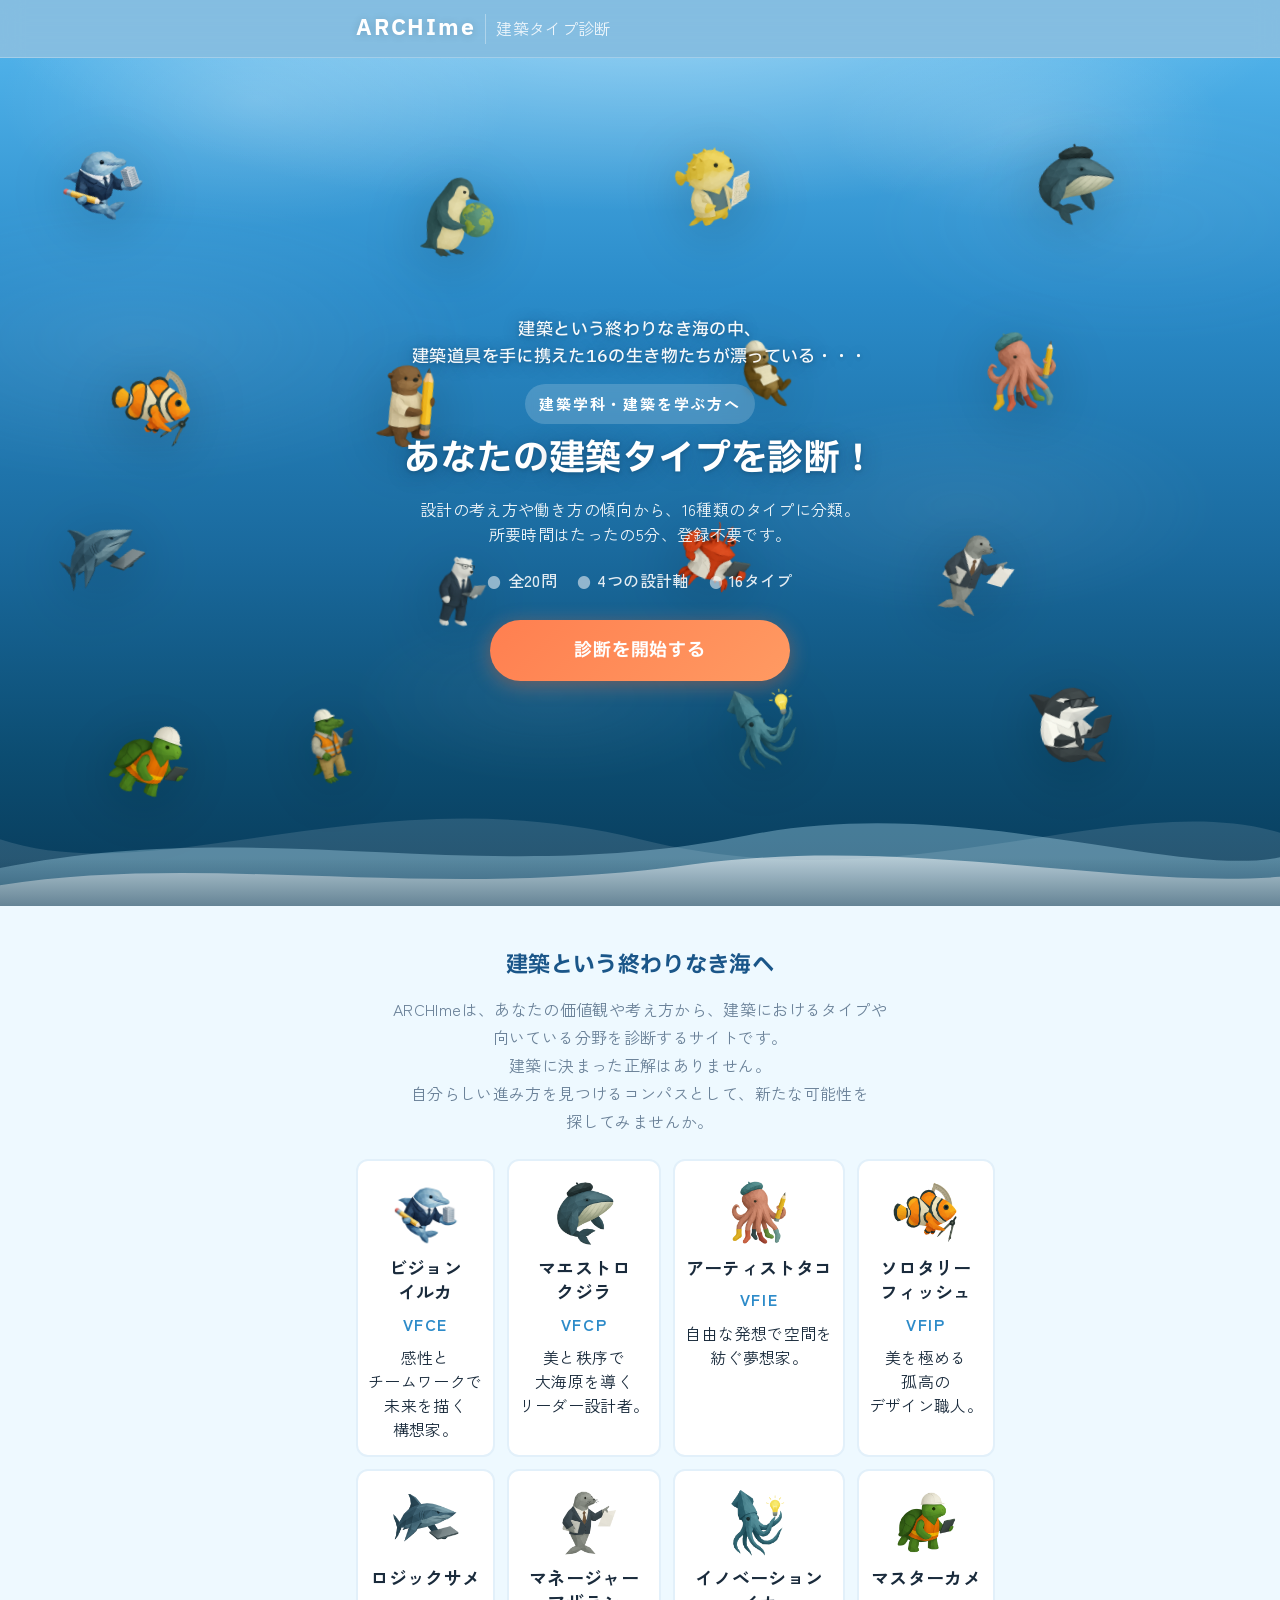
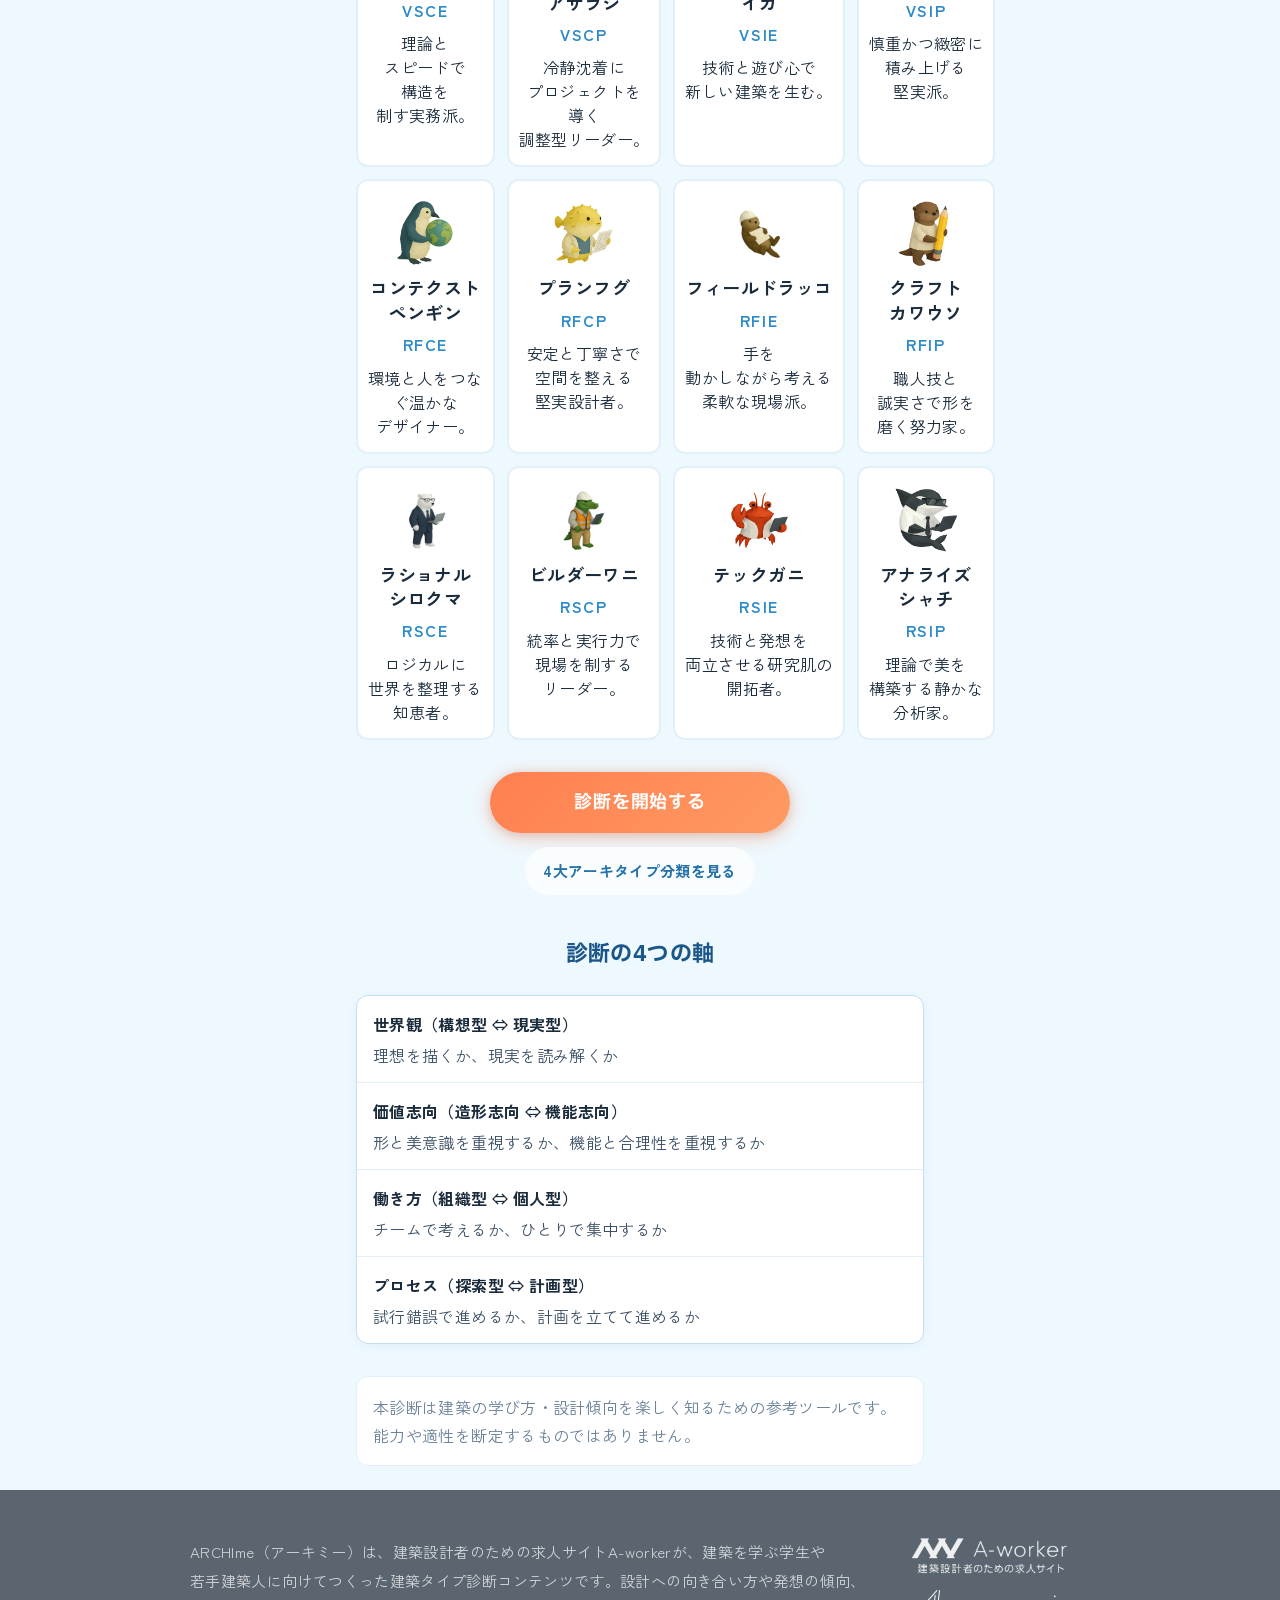
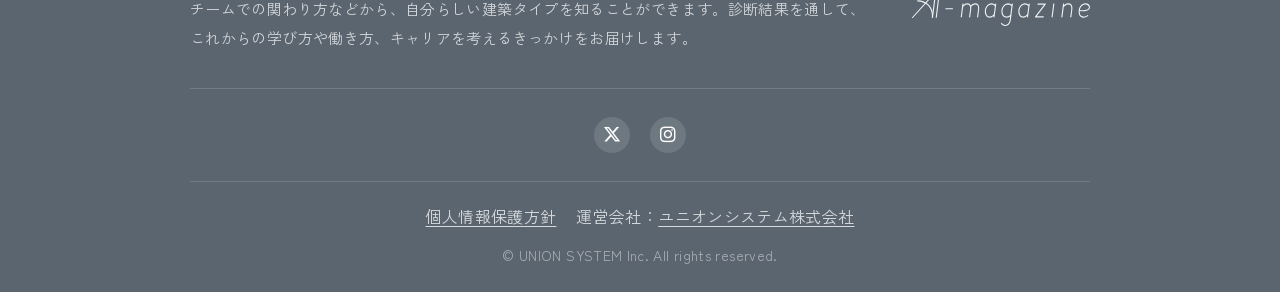
<file: index.html>
<!DOCTYPE html>
<html lang="ja">
<head>
<meta charset="UTF-8">
<meta name="viewport" content="width=device-width, initial-scale=1.0, viewport-fit=cover">
<title>ARCHIme｜建築タイプ診断</title>
<meta name="description" content="20問・約5分。4つの設計軸から、あなたの建築家タイプ（全16種）を診断します。">
<meta property="og:type" content="website">
<meta property="og:title" content="ARCHIme｜建築タイプ診断">
<meta property="og:description" content="あなたはどんな建築家タイプ？ 無料・登録不要で診断できます。">
<meta property="og:locale" content="ja_JP">
<meta property="og:image" content="https://archime-nine.vercel.app/assets/og.png" id="meta-og-image">
<meta name="twitter:card" content="summary_large_image">
<link rel="icon" href="assets/favicon.svg" type="image/svg+xml">
<link rel="preconnect" href="https://fonts.googleapis.com">
<link rel="preconnect" href="https://fonts.gstatic.com" crossorigin>
<link href="https://fonts.googleapis.com/css2?family=IBM+Plex+Sans+JP:wght@500;600;700&family=Zen+Kaku+Gothic+New:wght@400;500;700&display=swap" rel="stylesheet">
<link rel="stylesheet" href="https://cdnjs.cloudflare.com/ajax/libs/font-awesome/6.5.1/css/all.min.css">
<link rel="stylesheet" href="assets/css/style.css">
<script async src="https://www.googletagmanager.com/gtag/js?id=G-6DW8SG2958"></script>
<script>
  window.dataLayer = window.dataLayer || [];
  function gtag(){dataLayer.push(arguments);}
  gtag('js', new Date());
  gtag('config', 'G-6DW8SG2958');
</script>
</head>
<body class="view-intro">

<header class="site-header">
  <div class="site-header-inner">
    <a class="site-logo" href="#" onclick="restart();return false;">ARCHIme</a>
    <span class="site-tag">建築タイプ診断</span>
  </div>
</header>

<div class="app">

  <section id="view-intro" class="view active">
    <div class="hero-sea">
      <div class="hero-ocean-bg" aria-hidden="true">
        <div class="hero-sunlight"></div>
        <div class="hero-caustics"></div>
        <ul class="hero-bubbles">
          <li></li><li></li><li></li><li></li><li></li>
          <li></li><li></li><li></li><li></li><li></li>
        </ul>
      </div>
      <div class="hero-wave hero-wave-back" aria-hidden="true"></div>
      <div class="hero-wave hero-wave-mid" aria-hidden="true"></div>
      <div class="hero-wave hero-wave-front" aria-hidden="true"></div>
      <div class="hero-seabed" aria-hidden="true"></div>
      <div class="hero-chars" id="hero-chars" aria-hidden="true"></div>
      <div class="hero-content">
        <p class="hero-story">建築という終わりなき海の中、<br>建築道具を手に携えた16の生き物たちが漂っている・・・</p>
        <p class="hero-kicker">建築学科・建築を学ぶ方へ</p>
        <h1 class="hero-title">あなたの<br class="sp-br">建築タイプを診断！</h1>
        <p class="hero-lead">設計の考え方や働き方の傾向から、16種類のタイプに分類。<br>所要時間はたったの5分、登録不要です。</p>
        <div class="hero-meta">
          <span>全20問</span>
          <span>4つの設計軸</span>
          <span>16タイプ</span>
        </div>
        <button type="button" class="btn-cta" onclick="startQuiz()">診断を開始する</button>
      </div>
    </div>

    <div class="intro-body">
      <section class="types-zukan" id="types">
        <h2 class="section-title">建築という終わりなき海へ</h2>
        <p class="section-lead">ARCHImeは、あなたの価値観や考え方から、建築におけるタイプや向いている分野を診断するサイトです。<br>建築に決まった正解はありません。<br>自分らしい進み方を見つけるコンパスとして、新たな可能性を探してみませんか。</p>
        <div class="types-grid" id="intro-types"></div>
        <div class="cta-wrap">
          <button type="button" class="btn-cta" onclick="startQuiz()">診断を開始する</button>
          <a class="btn-sub" href="archetypes.html">4大アーキタイプ分類を見る</a>
        </div>
      </section>

      <section class="axes-section">
        <h2 class="section-title">診断の4つの軸</h2>
        <ul class="axes-list">
          <li style="--ac:var(--axis-v)"><div><h3>世界観（構想型 ⇔ 現実型）</h3><p>理想を描くか、現実を読み解くか</p></div></li>
          <li style="--ac:var(--axis-f)"><div><h3>価値志向（造形志向 ⇔ 機能志向）</h3><p>形と美意識を重視するか、機能と合理性を重視するか</p></div></li>
          <li style="--ac:var(--axis-c)"><div><h3>働き方（組織型 ⇔ 個人型）</h3><p>チームで考えるか、ひとりで集中するか</p></div></li>
          <li style="--ac:var(--axis-e)"><div><h3>プロセス（探索型 ⇔ 計画型）</h3><p>試行錯誤で進めるか、計画を立てて進めるか</p></div></li>
        </ul>
      </section>

      <p class="disclaimer">本診断は建築の学び方・設計傾向を楽しく知るための参考ツールです。能力や適性を断定するものではありません。</p>
    </div>
  </section>

  <section id="view-quiz" class="view">
    <h2 class="quiz-page-title">質問に回答する</h2>
    <div class="quiz-sticky">
      <div class="quiz-progress-meta">
        <span class="count" id="prog-text">回答済み <em>0</em> / 20問</span>
        <span id="prog-pct">0%</span>
      </div>
      <div class="quiz-track"><div class="quiz-fill" id="prog-fill"></div></div>
      <p class="quiz-hint-top">下にスクロールしながら、おおよそ当てはまるものを選んでください。</p>
      <p class="quiz-milestone" id="quiz-milestone" aria-live="polite"></p>
    </div>
    <div class="q-list" id="q-list"></div>
    <button class="quiz-fab" id="quiz-fab" onclick="finishQuiz()">すべて回答しました — 結果を見る</button>
  </section>

  <section id="view-loading" class="view">
    <div class="load-wrap">
      <div class="load-dots"><i></i><i></i><i></i></div>
      <p>診断結果を集計しています</p>
      <span id="load-tease">4つの設計軸からタイプを判定中です</span>
    </div>
  </section>

  <section id="view-result" class="view">
    <div class="board-stage" id="board-stage">
      <p class="board-watermark">ARCHIme</p>
      <div class="board-sheet board-reveal">
        <div class="board-meta">
          <p class="board-label">TYPE RESULT</p>
          <p class="board-stamp" id="r-code"></p>
          <h1 class="board-name" id="r-name"></h1>
          <p class="board-tagline" id="r-tagline"></p>
          <div class="board-legend" id="r-pills"></div>
        </div>
        <div class="board-cutout" id="board-cutout">
          <span class="tape tape-tl" aria-hidden="true"></span>
          <span class="tape tape-br" aria-hidden="true"></span>
          <div class="cutout-inner">
            <img id="r-illust" class="cutout-illust" alt="" hidden>
          </div>
        </div>
      </div>

      <div class="board-panel board-persona">
        <h2 class="board-section-title">性格的ディテール</h2>
        <p class="board-desc" id="r-desc"></p>
      </div>

      <div class="board-panel board-balance">
        <h2 class="board-section-title">4つの設計軸バランス</h2>
        <p class="board-balance-hint">20問の回答から、各軸でどちらの傾向が強いかを％で示しています。</p>
        <div class="axis-chart" id="r-bars"></div>
      </div>

      <div class="board-panel">
        <h2 class="board-section-title">建築学生あるある</h2>
        <div class="linelist" id="r-anec"></div>
      </div>

      <div class="board-panel">
        <h2 class="board-section-title">強み・弱み</h2>
        <div class="sw-grid">
          <div class="sw-box s"><h4>強み</h4><div id="r-str"></div></div>
          <div class="sw-box w"><h4>弱み</h4><div id="r-wek"></div></div>
        </div>
      </div>

      <div class="board-panel">
        <h2 class="board-section-title">グループ課題での役割</h2>
        <div class="linelist" id="r-role"></div>
      </div>

      <div class="board-panel">
        <h2 class="board-section-title">働く姿（情景描写）</h2>
        <p class="board-desc" id="r-workscene"></p>
        <div class="linelist" id="r-worknotes"></div>
      </div>

      <div class="board-panel">
        <h2 class="board-section-title">他タイプとの相性</h2>
        <div class="compat-grid">
          <div><h4>相性が良いタイプ</h4><div id="r-good"></div></div>
          <div><h4>すれ違いやすいタイプ</h4><div id="r-bad"></div></div>
        </div>
      </div>

      <div class="board-panel">
        <h2 class="board-section-title">キャリアの方向性</h2>
        <div class="taglist" id="r-career"></div>
      </div>

      <div class="board-actions">
        <div class="board-share">
          <div class="share-expand-wrap">
            <button type="button" class="share-btn share-toggle" id="sh-share" onclick="toggleSharePanel()" aria-label="シェア">
              <i class="fa fa-share-alt"></i>
            </button>
            <div class="share-panel" id="sh-panel" hidden>
              <button type="button" class="share-panel-btn x" id="sh-x" aria-label="X（Twitter）でシェア">
                <i class="fa-brands fa-x-twitter"></i>
              </button>
              <button type="button" class="share-panel-btn line" id="sh-line" aria-label="LINEでシェア">
                <i class="fa-brands fa-line"></i>
              </button>
              <button type="button" class="share-panel-btn insta" id="sh-insta" aria-label="Instagramでシェア">
                <i class="fa-brands fa-instagram"></i>
              </button>
            </div>
          </div>
          <button type="button" class="share-btn img" id="sh-img">画像保存</button>
          <button type="button" class="share-btn copy" id="sh-copy">URL</button>
        </div>
        <p class="share-status" id="sh-status"></p>
        <a class="aworker-cta" href="https://a-worker.com/" target="_blank" rel="noopener noreferrer" onclick="gaEvent('aworker_click')">
          <span class="aworker-cta-text">あなたのタイプにあった求人を<br>A-workerで探してみよう！</span>
          <span class="aworker-cta-arrow" aria-hidden="true">→</span>
        </a>
        <p class="disclaimer">本診断は建築の学び方・設計傾向を楽しく知るための参考ツールです。能力や適性を断定するものではありません。</p>
        <button type="button" class="btn-restart board-restart" onclick="restart()">最初からやり直す</button>
      </div>
    </div>
  </section>

</div>

<footer class="site-footer">
  <div class="site-footer-inner">

    <div class="footer-top">
      <div class="footer-about">
        <p>ARCHIme（アーキミー）は、建築設計者のための求人サイトA-workerが、建築を学ぶ学生や若手建築人に向けてつくった建築タイプ診断コンテンツです。設計への向き合い方や発想の傾向、チームでの関わり方などから、自分らしい建築タイプを知ることができます。診断結果を通して、これからの学び方や働き方、キャリアを考えるきっかけをお届けします。</p>
      </div>
      <div class="footer-brand-logos">
        <a href="https://a-worker.com/" target="_blank" rel="noopener noreferrer">
          <img src="assets/logo-Aworker.png" alt="A-worker" class="footer-logo-img">
        </a>
        <a href="https://info.a-worker.com/a-magazine/" target="_blank" rel="noopener noreferrer">
          <img src="assets/A-magazine_logo_white.svg" alt="A-magazine" class="footer-logo-img">
        </a>
      </div>
    </div>

    <div class="footer-mid">
      <a href="https://twitter.com/Aworker6" target="_blank" rel="noopener noreferrer" class="footer-social" aria-label="X（Twitter）"><i class="fa-brands fa-x-twitter"></i></a>
      <a href="https://www.instagram.com/aworker_kenchiku/" target="_blank" rel="noopener noreferrer" class="footer-social" aria-label="Instagram"><i class="fa-brands fa-instagram"></i></a>
    </div>

    <div class="footer-bottom">
      <a href="https://a-worker.com/policy" target="_blank" rel="noopener noreferrer" class="footer-link">個人情報保護方針</a>
      <span class="footer-sep">運営会社：<a href="https://www.unions.co.jp/" target="_blank" rel="noopener noreferrer" class="footer-link">ユニオンシステム株式会社</a></span>
      <p class="footer-copy">© UNION SYSTEM Inc. All rights reserved.</p>
    </div>

  </div>
</footer>

<canvas id="sr-canvas" class="sr-canvas" width="1080" height="1350"></canvas>

<script src="assets/js/app.js" defer></script>
</body>
</html>
</file>
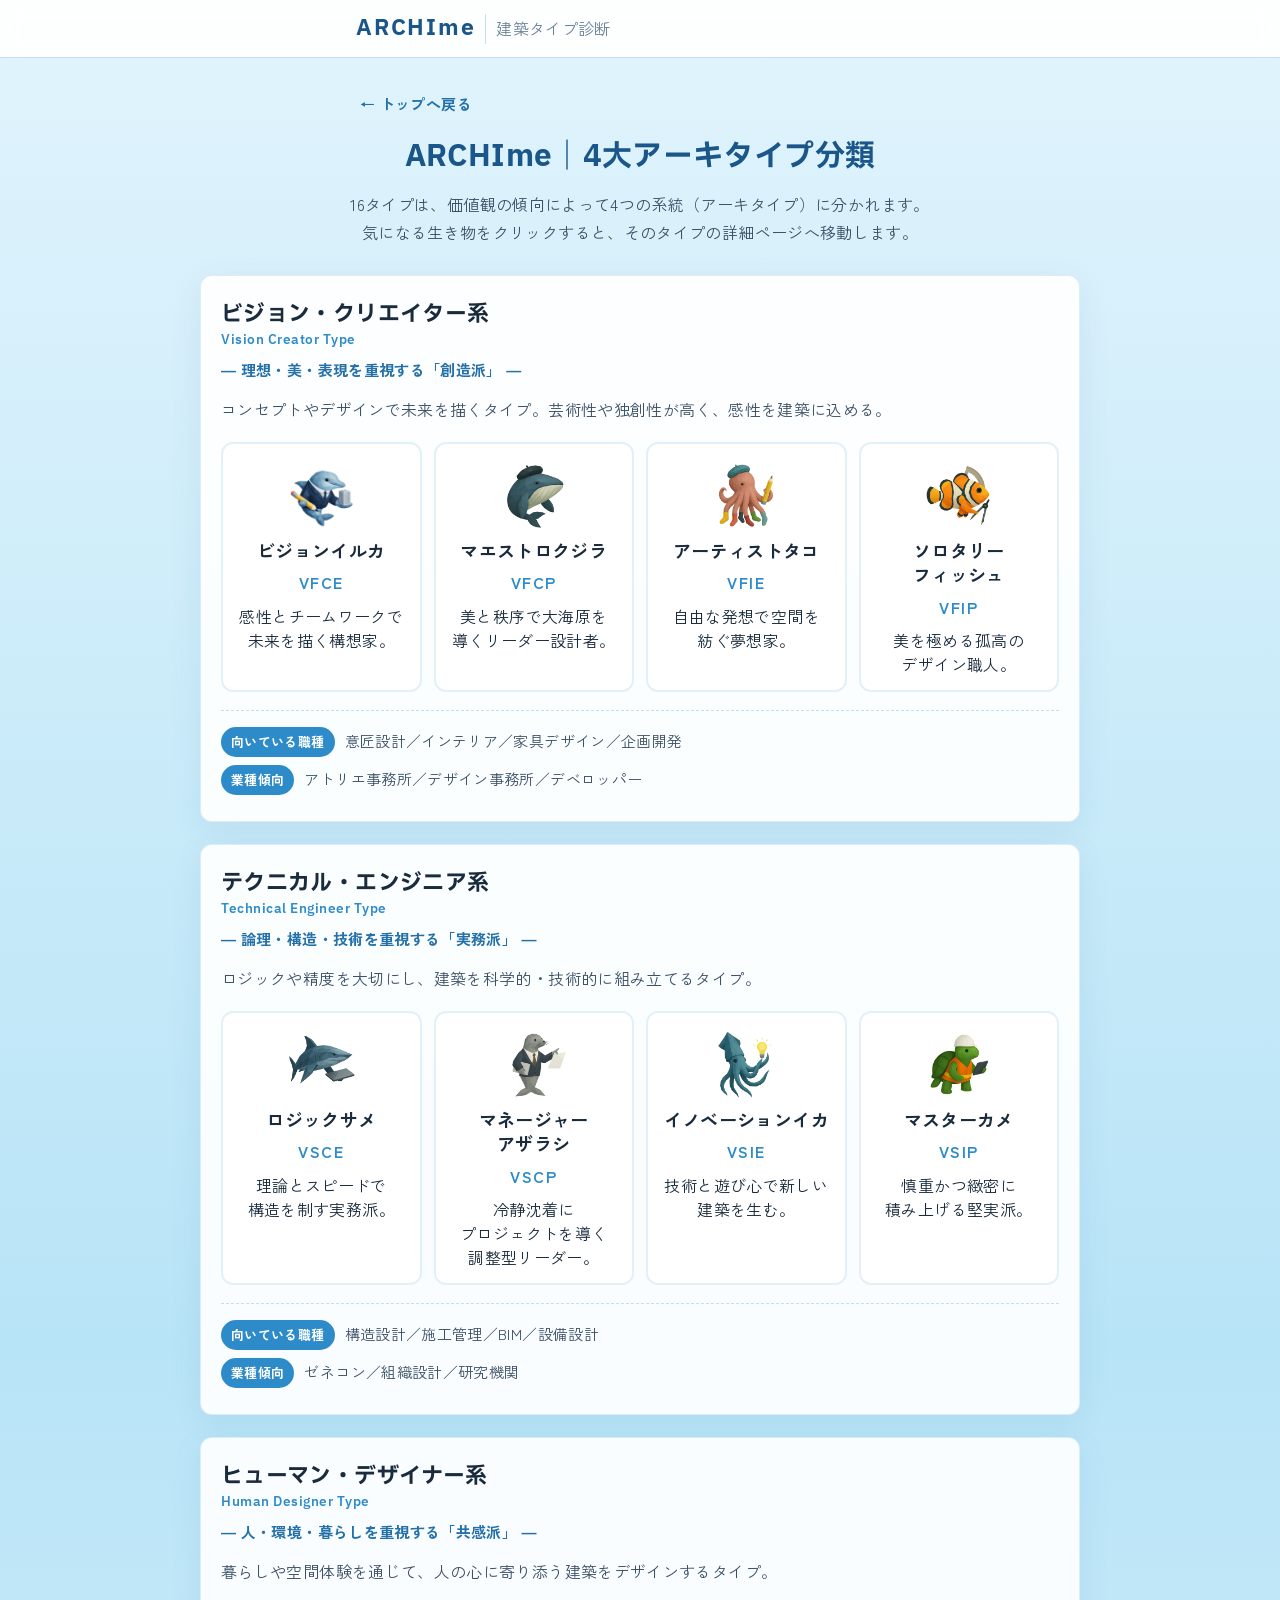
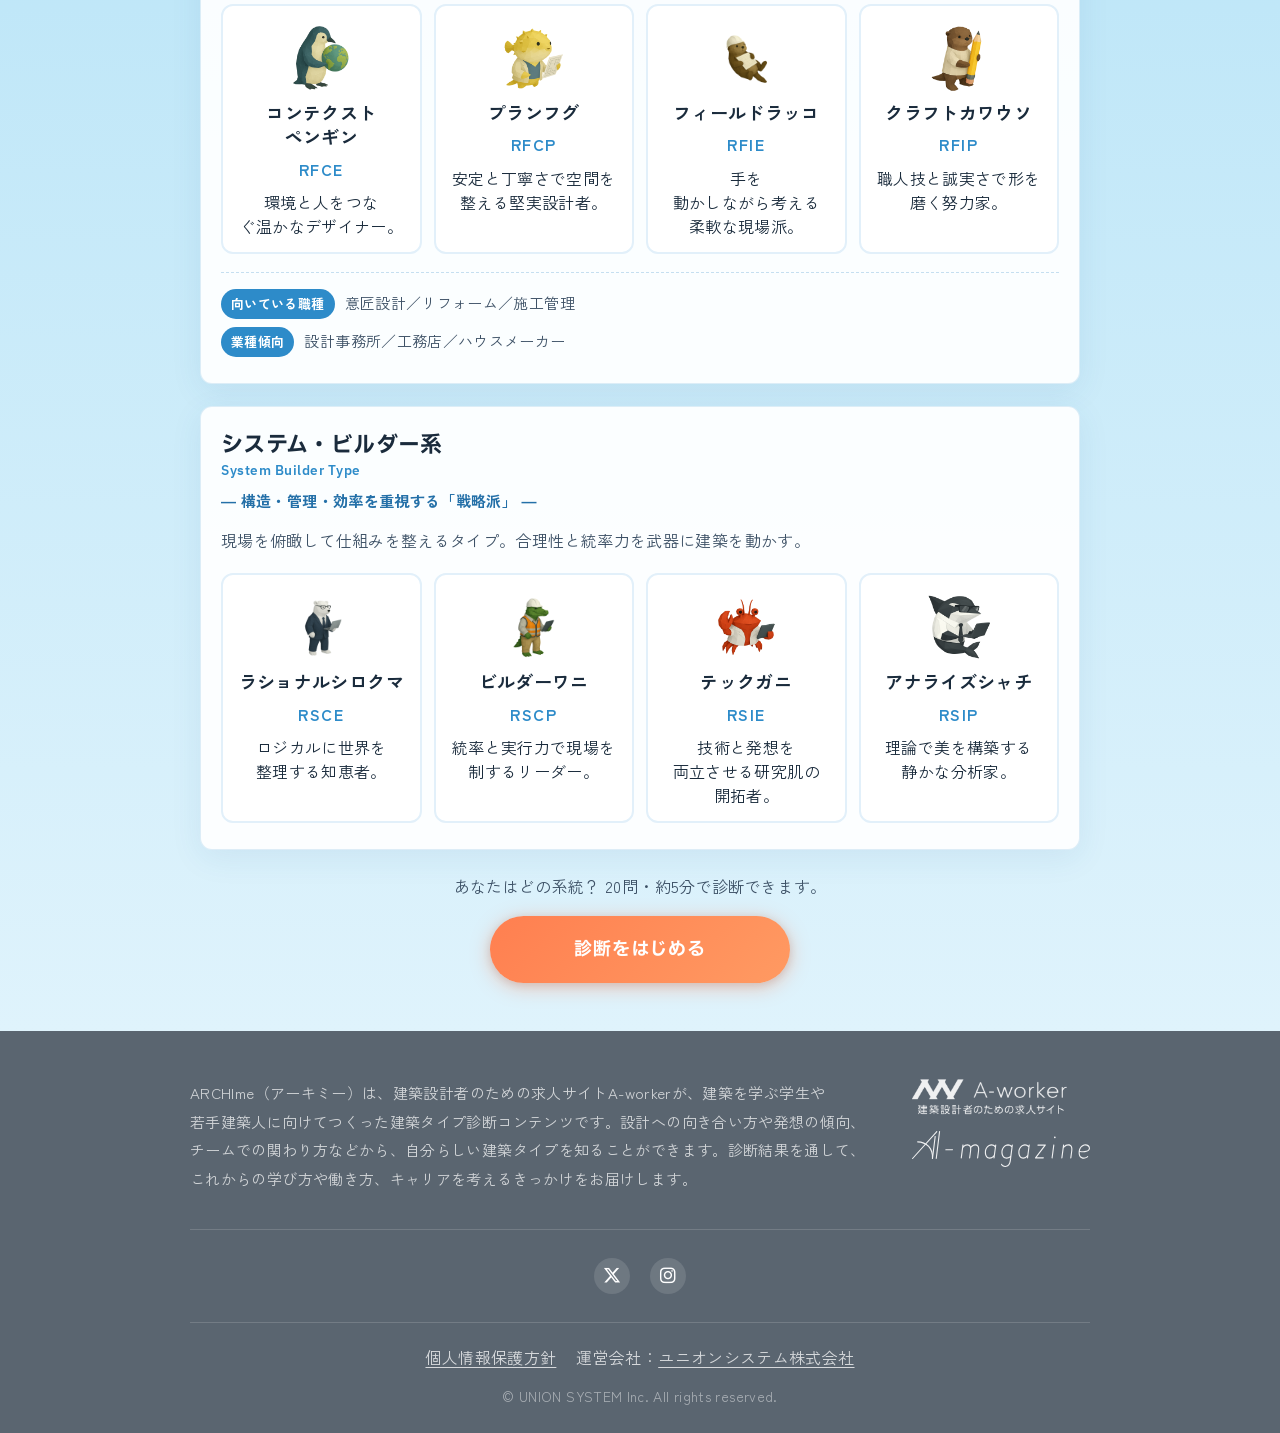
<file: archetypes.html>
<!DOCTYPE html>
<html lang="ja">
<head>
<meta charset="UTF-8">
<meta name="viewport" content="width=device-width, initial-scale=1.0, viewport-fit=cover">
<title>ARCHIme｜4大アーキタイプ分類</title>
<meta name="description" content="ARCHIme 建築タイプ診断の4大アーキタイプ分類。16タイプを「創造派・実務派・共感派・戦略派」の4系統で紹介します。">
<meta property="og:type" content="article">
<meta property="og:title" content="ARCHIme｜4大アーキタイプ分類">
<meta property="og:description" content="16タイプを4系統で紹介。各タイプをクリックで詳細ページへ。">
<meta property="og:locale" content="ja_JP">
<meta property="og:image" content="https://archime-nine.vercel.app/assets/og.png">
<meta name="twitter:card" content="summary_large_image">
<link rel="icon" href="assets/favicon.svg" type="image/svg+xml">
<link rel="preconnect" href="https://fonts.googleapis.com">
<link rel="preconnect" href="https://fonts.gstatic.com" crossorigin>
<link href="https://fonts.googleapis.com/css2?family=IBM+Plex+Sans+JP:wght@500;600;700&family=Zen+Kaku+Gothic+New:wght@400;500;700&display=swap" rel="stylesheet">
<link rel="stylesheet" href="https://cdnjs.cloudflare.com/ajax/libs/font-awesome/6.5.1/css/all.min.css">
<link rel="stylesheet" href="assets/css/style.css">
<script async src="https://www.googletagmanager.com/gtag/js?id=G-6DW8SG2958"></script>
<script>
  window.dataLayer = window.dataLayer || [];
  function gtag(){dataLayer.push(arguments);}
  gtag('js', new Date());
  gtag('config', 'G-6DW8SG2958');
</script>
</head>
<body class="arch-page">

<header class="site-header">
  <div class="site-header-inner">
    <a class="site-logo" href="index.html">ARCHIme</a>
    <span class="site-tag">建築タイプ診断</span>
  </div>
</header>

<main class="arch-detail">
  <div class="arch-wrap">
    <div class="type-back">
      <a href="index.html" class="type-back-link">← トップへ戻る</a>
    </div>

    <header class="arch-hero">
      <h1 class="arch-title">ARCHIme｜4大アーキタイプ分類</h1>
      <p class="arch-lead">16タイプは、価値観の傾向によって4つの系統（アーキタイプ）に分かれます。<br>気になる生き物をクリックすると、そのタイプの詳細ページへ移動します。</p>
    </header>

    <div id="arch-groups"></div>

    <div class="arch-cta">
      <p class="type-cta-lead">あなたはどの系統？ 20問・約5分で診断できます。</p>
      <a class="btn-cta type-cta-btn" href="index.html">診断をはじめる</a>
    </div>
  </div>
</main>

<footer class="site-footer">
  <div class="site-footer-inner">

    <div class="footer-top">
      <div class="footer-about">
        <p>ARCHIme（アーキミー）は、建築設計者のための求人サイトA-workerが、建築を学ぶ学生や若手建築人に向けてつくった建築タイプ診断コンテンツです。設計への向き合い方や発想の傾向、チームでの関わり方などから、自分らしい建築タイプを知ることができます。診断結果を通して、これからの学び方や働き方、キャリアを考えるきっかけをお届けします。</p>
      </div>
      <div class="footer-brand-logos">
        <a href="https://a-worker.com/" target="_blank" rel="noopener noreferrer">
          <img src="assets/logo-Aworker.png" alt="A-worker" class="footer-logo-img">
        </a>
        <a href="https://info.a-worker.com/a-magazine/" target="_blank" rel="noopener noreferrer">
          <img src="assets/A-magazine_logo_white.svg" alt="A-magazine" class="footer-logo-img">
        </a>
      </div>
    </div>

    <div class="footer-mid">
      <a href="https://twitter.com/Aworker6" target="_blank" rel="noopener noreferrer" class="footer-social" aria-label="X（Twitter）"><i class="fa-brands fa-x-twitter"></i></a>
      <a href="https://www.instagram.com/aworker_kenchiku/" target="_blank" rel="noopener noreferrer" class="footer-social" aria-label="Instagram"><i class="fa-brands fa-instagram"></i></a>
    </div>

    <div class="footer-bottom">
      <a href="https://a-worker.com/policy" target="_blank" rel="noopener noreferrer" class="footer-link">個人情報保護方針</a>
      <span class="footer-sep">運営会社：<a href="https://www.unions.co.jp/" target="_blank" rel="noopener noreferrer" class="footer-link">ユニオンシステム株式会社</a></span>
      <p class="footer-copy">© UNION SYSTEM Inc. All rights reserved.</p>
    </div>

  </div>
</footer>

<script src="assets/js/app.js" defer></script>
<script src="assets/js/archetypes.js" defer></script>
</body>
</html>
</file>
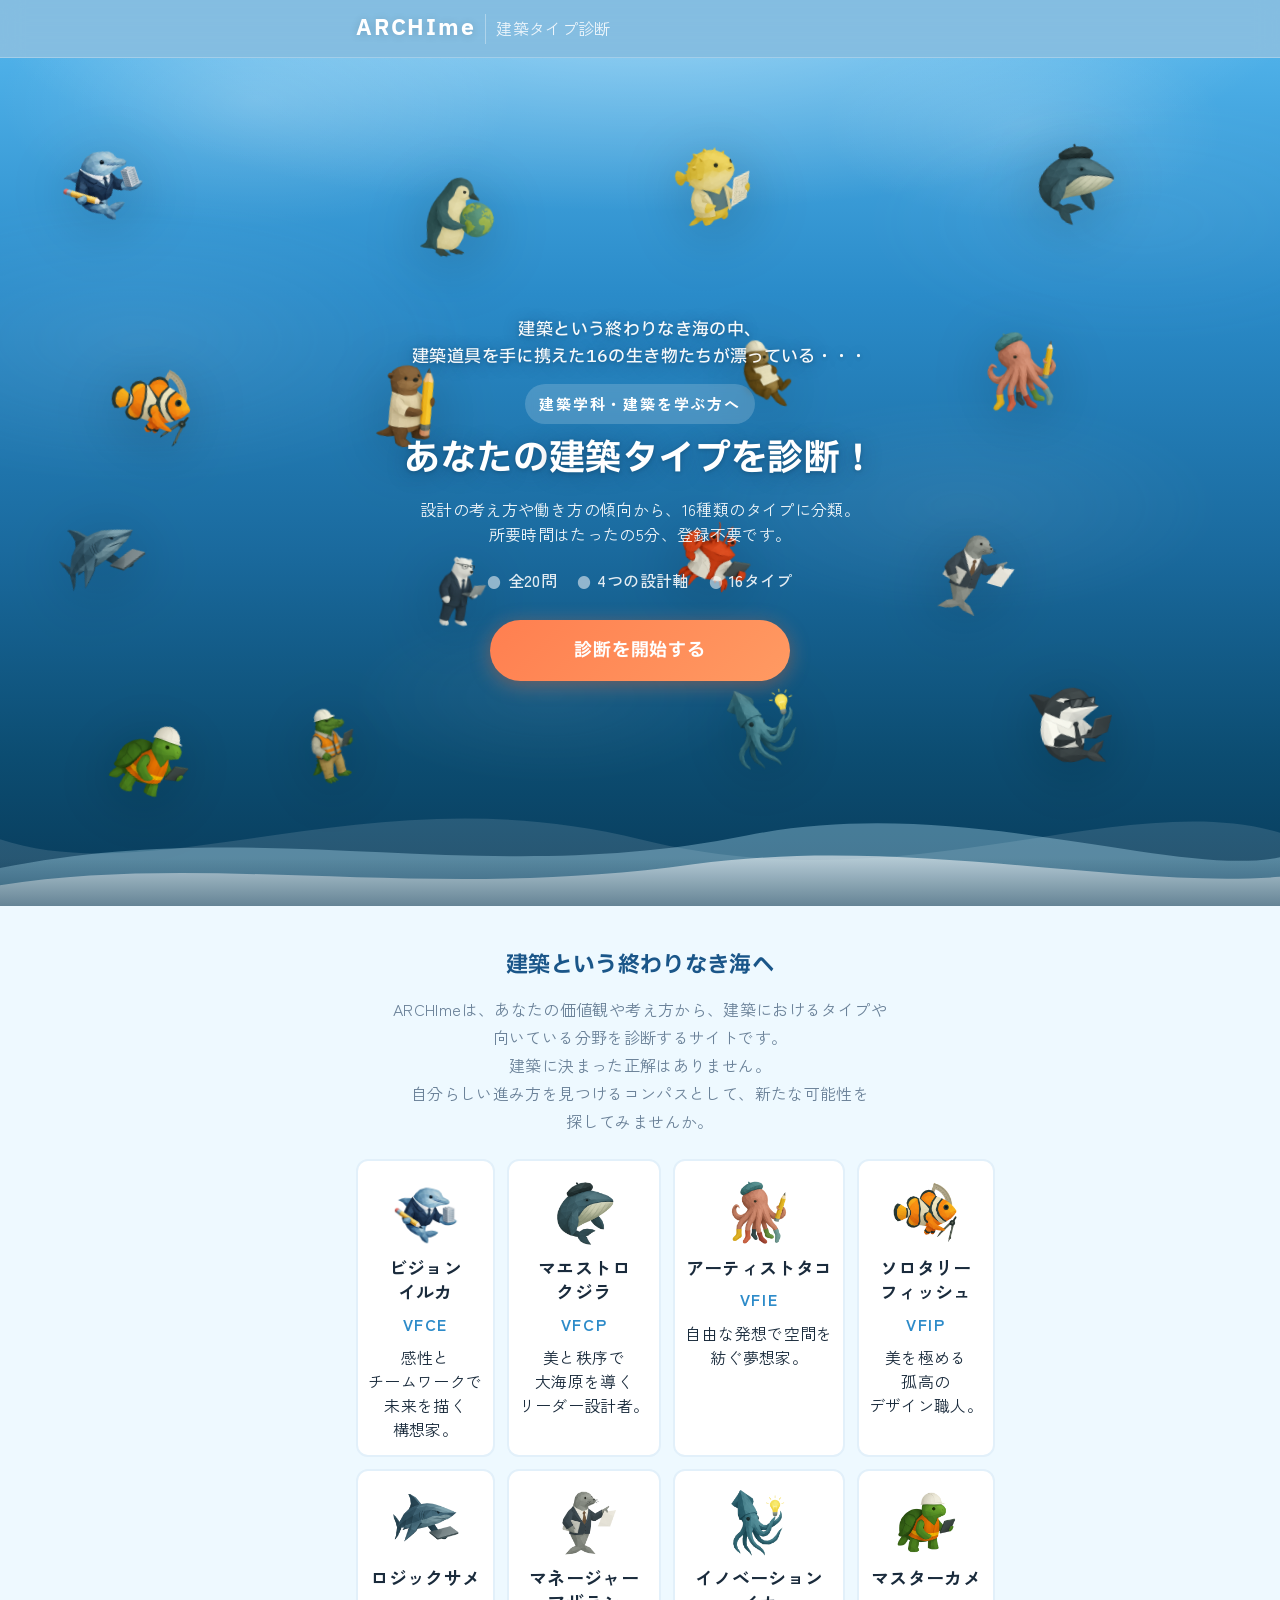
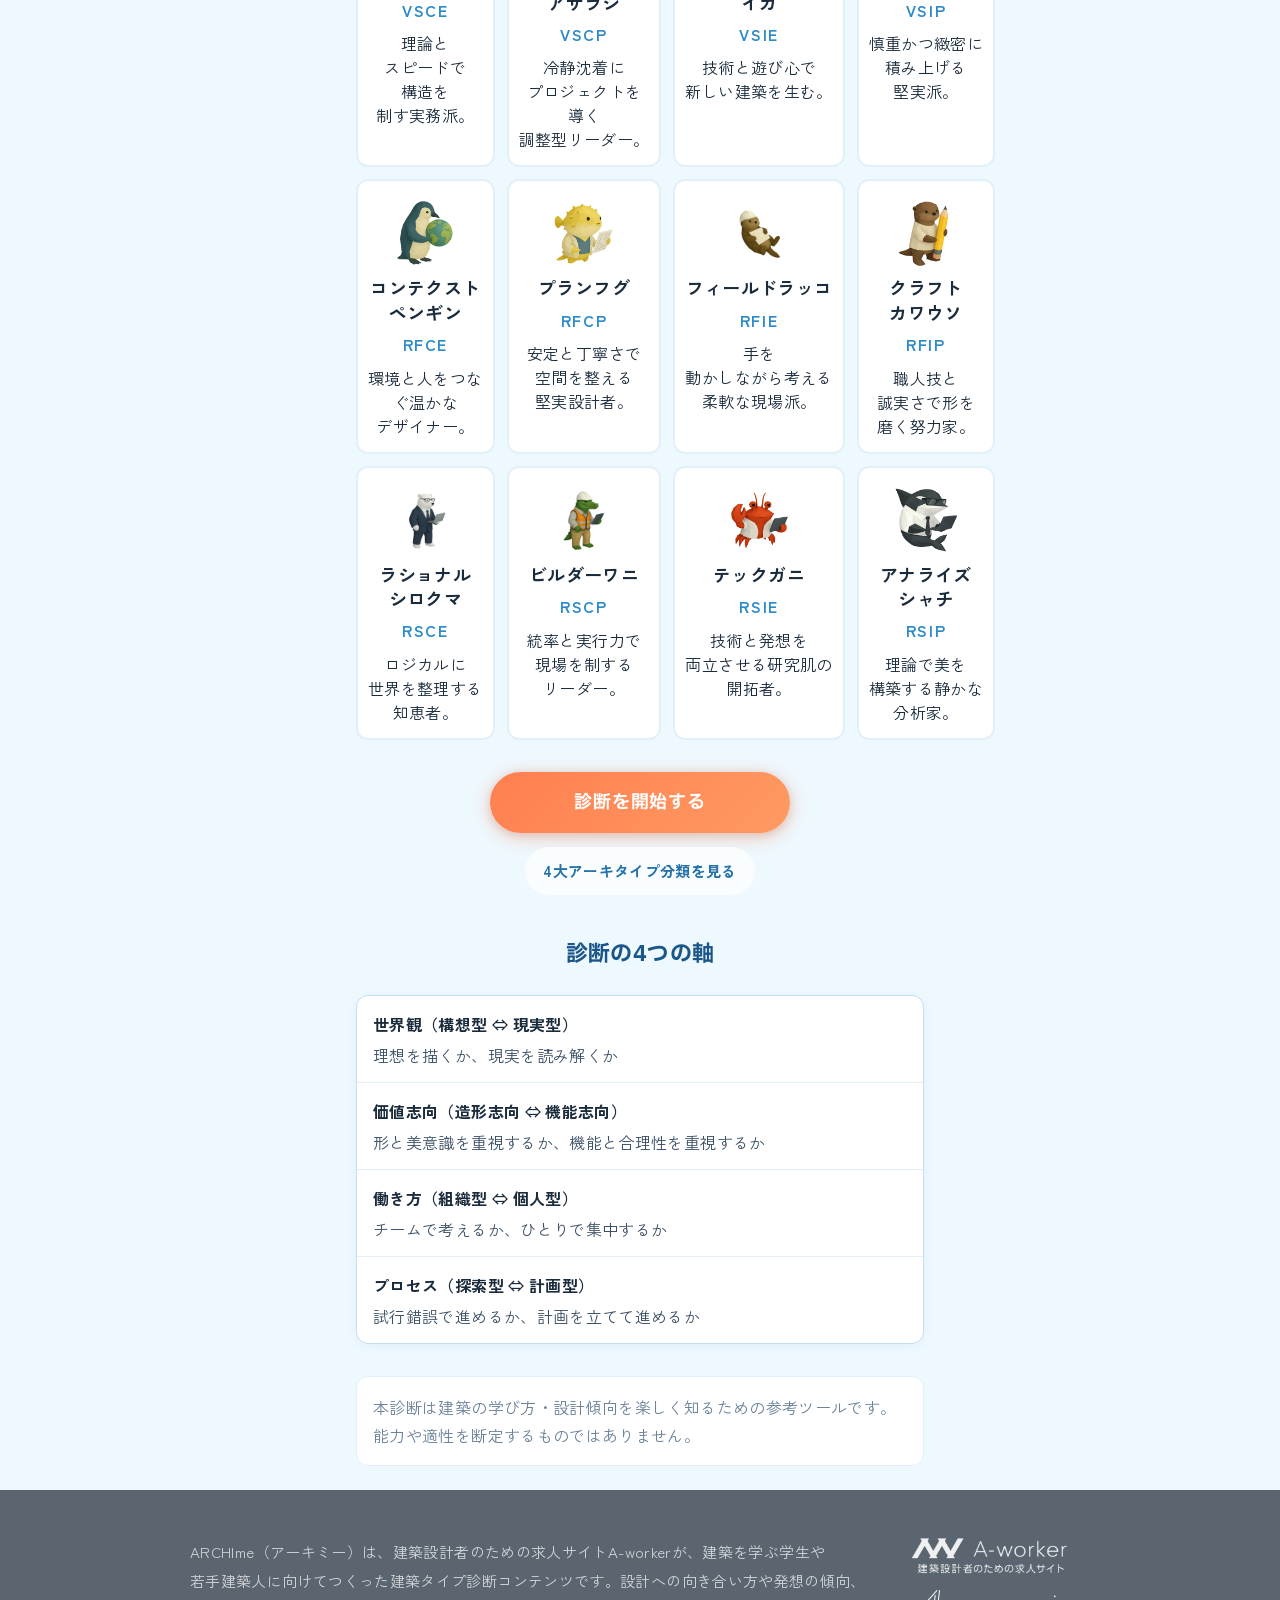
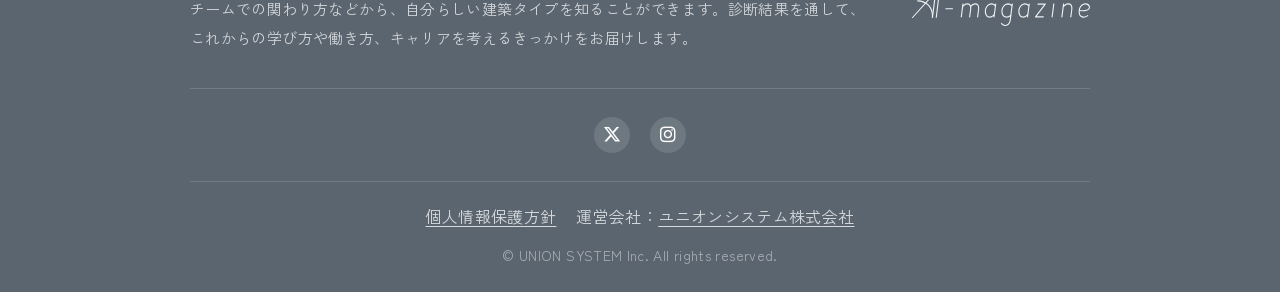
<file: type.html>
<!DOCTYPE html>
<html lang="ja">
<head>
<meta charset="UTF-8">
<meta name="viewport" content="width=device-width, initial-scale=1.0, viewport-fit=cover">
<title>タイプ紹介｜ARCHIme 建築タイプ診断</title>
<meta name="description" content="ARCHIme 建築タイプ診断の16タイプ紹介ページです。">
<meta property="og:type" content="article">
<meta property="og:title" content="ARCHIme｜建築タイプ診断" id="meta-og-title">
<meta property="og:description" content="あなたはどんな建築家タイプ？ 無料・登録不要で診断できます。" id="meta-og-desc">
<meta property="og:locale" content="ja_JP">
<meta property="og:image" content="https://archime-nine.vercel.app/assets/og.png" id="meta-og-image">
<meta name="twitter:card" content="summary_large_image">
<link rel="icon" href="assets/favicon.svg" type="image/svg+xml">
<link rel="preconnect" href="https://fonts.googleapis.com">
<link rel="preconnect" href="https://fonts.gstatic.com" crossorigin>
<link href="https://fonts.googleapis.com/css2?family=IBM+Plex+Sans+JP:wght@500;600;700&family=Zen+Kaku+Gothic+New:wght@400;500;700&display=swap" rel="stylesheet">
<link rel="stylesheet" href="https://cdnjs.cloudflare.com/ajax/libs/font-awesome/6.5.1/css/all.min.css">
<link rel="stylesheet" href="assets/css/style.css">
<script async src="https://www.googletagmanager.com/gtag/js?id=G-6DW8SG2958"></script>
<script>
  window.dataLayer = window.dataLayer || [];
  function gtag(){dataLayer.push(arguments);}
  gtag('js', new Date());
  gtag('config', 'G-6DW8SG2958');
</script>
</head>
<body class="type-page">

<header class="site-header">
  <div class="site-header-inner">
    <a class="site-logo" href="index.html">ARCHIme</a>
    <span class="site-tag">建築タイプ診断</span>
  </div>
</header>

<main class="type-detail">
  <div class="board-stage">
    <p class="board-watermark">ARCHIme</p>

    <div class="type-back">
      <a href="index.html#types" class="type-back-link">← 全16タイプ一覧へ</a>
    </div>

    <div class="board-sheet">
      <div class="board-meta">
        <p class="board-label">TYPE</p>
        <p class="board-stamp" id="r-code"></p>
        <h1 class="board-name" id="r-name"></h1>
        <p class="board-tagline" id="r-tagline"></p>
        <div class="board-legend" id="r-pills"></div>
      </div>
      <div class="board-cutout">
        <span class="tape tape-tl" aria-hidden="true"></span>
        <span class="tape tape-br" aria-hidden="true"></span>
        <div class="cutout-inner">
          <img id="r-illust" class="cutout-illust" alt="" hidden>
        </div>
      </div>
    </div>

    <div class="board-panel board-persona">
      <h2 class="board-section-title">性格的ディテール</h2>
      <p class="board-desc" id="r-desc"></p>
    </div>

    <div class="board-panel">
      <h2 class="board-section-title">建築学生あるある</h2>
      <div class="linelist" id="r-anec"></div>
    </div>

    <div class="board-panel">
      <h2 class="board-section-title">強み・弱み</h2>
      <div class="sw-grid">
        <div class="sw-box s"><h4>強み</h4><div id="r-str"></div></div>
        <div class="sw-box w"><h4>弱み</h4><div id="r-wek"></div></div>
      </div>
    </div>

    <div class="board-panel">
      <h2 class="board-section-title">グループ課題での役割</h2>
      <div class="linelist" id="r-role"></div>
    </div>

    <div class="board-panel">
      <h2 class="board-section-title">働く姿（情景描写）</h2>
      <p class="board-desc" id="r-workscene"></p>
      <div class="linelist" id="r-worknotes"></div>
    </div>

    <div class="board-panel">
      <h2 class="board-section-title">他タイプとの相性</h2>
      <div class="compat-grid">
        <div><h4>相性が良いタイプ</h4><div id="r-good"></div></div>
        <div><h4>すれ違いやすいタイプ</h4><div id="r-bad"></div></div>
      </div>
    </div>

    <div class="board-panel">
      <h2 class="board-section-title">キャリアの方向性</h2>
      <div class="taglist" id="r-career"></div>
    </div>

    <div class="board-panel">
      <h2 class="board-section-title">あなたのタイプは？</h2>
      <p class="type-cta-lead">20問・約5分の診断で、あなたに近い建築タイプがわかります。</p>
      <a class="btn-cta type-cta-btn" href="index.html">診断をはじめる</a>
    </div>

    <div class="board-panel">
      <h2 class="board-section-title">全16タイプ一覧</h2>
      <div class="types-all-grid" id="type-nav-grid"></div>
    </div>
  </div>
</main>

<footer class="site-footer">
  <div class="site-footer-inner">

    <div class="footer-top">
      <div class="footer-about">
        <p>ARCHIme（アーキミー）は、建築設計者のための求人サイトA-workerが、建築を学ぶ学生や若手建築人に向けてつくった建築タイプ診断コンテンツです。設計への向き合い方や発想の傾向、チームでの関わり方などから、自分らしい建築タイプを知ることができます。診断結果を通して、これからの学び方や働き方、キャリアを考えるきっかけをお届けします。</p>
      </div>
      <div class="footer-brand-logos">
        <a href="https://a-worker.com/" target="_blank" rel="noopener noreferrer">
          <img src="assets/logo-Aworker.png" alt="A-worker" class="footer-logo-img">
        </a>
        <a href="https://info.a-worker.com/a-magazine/" target="_blank" rel="noopener noreferrer">
          <img src="assets/A-magazine_logo_white.svg" alt="A-magazine" class="footer-logo-img">
        </a>
      </div>
    </div>

    <div class="footer-mid">
      <a href="https://twitter.com/Aworker6" target="_blank" rel="noopener noreferrer" class="footer-social" aria-label="X（Twitter）"><i class="fa-brands fa-x-twitter"></i></a>
      <a href="https://www.instagram.com/aworker_kenchiku/" target="_blank" rel="noopener noreferrer" class="footer-social" aria-label="Instagram"><i class="fa-brands fa-instagram"></i></a>
    </div>

    <div class="footer-bottom">
      <a href="https://a-worker.com/policy" target="_blank" rel="noopener noreferrer" class="footer-link">個人情報保護方針</a>
      <span class="footer-sep">運営会社：<a href="https://www.unions.co.jp/" target="_blank" rel="noopener noreferrer" class="footer-link">ユニオンシステム株式会社</a></span>
      <p class="footer-copy">© UNION SYSTEM Inc. All rights reserved.</p>
    </div>

  </div>
</footer>

<script src="assets/js/app.js" defer></script>
<script src="assets/js/type.js" defer></script>
</body>
</html>
</file>
<file: assets/css/style.css>
:root {
  --sea-900: #0c3d62;
  --sea-800: #1a5689;
  --sea-700: #2470a8;
  --sea-600: #2d8bc9;
  --sea-500: #5eb8e8;
  --sea-400: #89cff0;
  --sea-200: #b8e4f7;
  --sea-100: #dff3fc;
  --sea-50: #eef9ff;
  --accent: #ff7f50;
  --accent-dark: #e86a3a;
  --accent-glow: rgba(255, 127, 80, .4);
  --ink: #1a2b3c;
  --ink-soft: #3d5166;
  --ink-mute: #6b8299;
  --bg: var(--sea-50);
  --paper: #fff;
  --line: #c5dff0;
  --line-light: #e2f0fa;
  --type: var(--sea-800);
  --type-soft: var(--sea-100);
  --type-deep: var(--sea-900);
  --footer-bg: #5a6570;
  --radius: 12px;
  --radius-pill: 999px;
  --font: 'Zen Kaku Gothic New', 'Hiragino Sans', 'Yu Gothic', sans-serif;
  --font-display: 'IBM Plex Sans JP', 'Zen Kaku Gothic New', sans-serif;
  --max: 600px;
  --axis-v: #6b5b8a;
  --axis-f: #2d8bc9;
  --axis-c: #3d9a6e;
  --axis-e: #e8a838;
}

*, *::before, *::after { box-sizing: border-box; margin: 0; padding: 0; }
html { scroll-behavior: smooth; }
body {
  font-family: var(--font);
  font-size: 18px;
  color: var(--ink);
  background: var(--bg);
  line-height: 1.85;
  letter-spacing: .02em;
  -webkit-font-smoothing: antialiased;
  overflow-x: hidden;
  word-break: normal;
  word-break: auto-phrase;
}
button { font-family: inherit; cursor: pointer; border: none; background: none; }
a { color: inherit; text-decoration: none; }

/* ── Header ── */
.site-header {
  position: sticky;
  top: 0;
  z-index: 100;
  transition: background .3s, border-color .3s;
}
/* Blur/background live on a pseudo-element behind the text, not on the
   header itself — Safari can clip the edges of foreground text when
   backdrop-filter is applied directly to the element containing it. */
.site-header::before {
  content: '';
  position: absolute;
  inset: 0;
  z-index: 0;
  pointer-events: none;
}
body.view-intro .site-header::before {
  background: rgba(46, 140, 200, .55);
  border-bottom: 1px solid rgba(255, 255, 255, .25);
  backdrop-filter: blur(12px);
  -webkit-backdrop-filter: blur(12px);
}
body:not(.view-intro) .site-header::before {
  background: rgba(255, 255, 255, .94);
  border-bottom: 1px solid var(--line);
  backdrop-filter: blur(8px);
  -webkit-backdrop-filter: blur(8px);
}
.site-header-inner {
  position: relative;
  z-index: 1;
  max-width: var(--max);
  margin: 0 auto;
  padding: 14px 16px;
  display: flex;
  align-items: center;
  gap: 10px;
}
.site-logo {
  display: inline-flex;
  align-items: center;
  line-height: 1.2;
  padding: 2px 0;
  font-family: var(--font-display);
  font-weight: 700;
  font-size: 22px;
  letter-spacing: .08em;
  white-space: nowrap;
  overflow: visible;
}
body.view-intro .site-logo { color: #fff; text-shadow: 0 1px 8px rgba(0,0,0,.15); }
body:not(.view-intro) .site-logo { color: var(--sea-800); }
.site-tag {
  font-size: 16px;
  padding-left: 10px;
  border-left: 1px solid rgba(255,255,255,.35);
}
body.view-intro .site-tag { color: rgba(255,255,255,.85); }
body:not(.view-intro) .site-tag { color: var(--ink-mute); border-left-color: var(--line); }

.app { max-width: var(--max); margin: 0 auto; }
body.view-intro .app { max-width: none; }
.view { display: none; }
.view.active { display: block; }

/* ── Hero (案1) ── */
.hero-sea {
  position: relative;
  min-height: calc(100dvh - 52px);
  min-height: calc(100svh - 52px);
  display: flex;
  align-items: center;
  justify-content: center;
  padding: 80px 12px 48px;
  overflow: hidden;
  background: linear-gradient(180deg, #4eb0e8 0%, #2a8bc9 28%, #1a6a9e 58%, #0c4d72 82%, #083a58 100%);
}
.hero-ocean-bg {
  position: absolute;
  inset: 0;
  pointer-events: none;
  z-index: 0;
}
.hero-sunlight {
  position: absolute;
  inset: 0;
  background:
    radial-gradient(ellipse 90% 45% at 50% -8%, rgba(255, 255, 255, .45) 0%, transparent 58%),
    radial-gradient(ellipse 40% 30% at 20% 5%, rgba(255, 255, 255, .18) 0%, transparent 50%),
    radial-gradient(ellipse 35% 25% at 80% 8%, rgba(255, 255, 255, .14) 0%, transparent 45%);
}
.hero-caustics {
  position: absolute;
  inset: -20%;
  opacity: .22;
  background:
    radial-gradient(ellipse 28% 18% at 22% 38%, rgba(255, 255, 255, .35) 0%, transparent 70%),
    radial-gradient(ellipse 22% 14% at 68% 52%, rgba(255, 255, 255, .28) 0%, transparent 68%),
    radial-gradient(ellipse 18% 12% at 45% 68%, rgba(255, 255, 255, .22) 0%, transparent 65%),
    radial-gradient(ellipse 24% 16% at 78% 28%, rgba(255, 255, 255, .2) 0%, transparent 70%);
  animation: causticsShift 14s ease-in-out infinite alternate;
}
@keyframes causticsShift {
  from { transform: translate(-2%, -1%) scale(1); }
  to { transform: translate(2%, 2%) scale(1.04); }
}
.hero-bubbles {
  position: absolute;
  inset: 0;
  list-style: none;
  margin: 0;
  padding: 0;
}
.hero-bubbles li {
  position: absolute;
  bottom: -20px;
  border-radius: 50%;
  background: radial-gradient(circle at 30% 28%, rgba(255, 255, 255, .75) 0%, rgba(255, 255, 255, .15) 45%, rgba(255, 255, 255, .05) 100%);
  border: 1px solid rgba(255, 255, 255, .35);
  animation: bubbleRise linear infinite;
}
.hero-bubbles li:nth-child(1)  { left: 8%;  width: 10px; height: 10px; animation-duration: 9s;  animation-delay: 0s; }
.hero-bubbles li:nth-child(2)  { left: 18%; width: 14px; height: 14px; animation-duration: 11s; animation-delay: 1.2s; }
.hero-bubbles li:nth-child(3)  { left: 32%; width: 8px;  height: 8px;  animation-duration: 8s;  animation-delay: 2.5s; }
.hero-bubbles li:nth-child(4)  { left: 48%; width: 16px; height: 16px; animation-duration: 13s; animation-delay: .8s; }
.hero-bubbles li:nth-child(5)  { left: 62%; width: 11px; height: 11px; animation-duration: 10s; animation-delay: 3s; }
.hero-bubbles li:nth-child(6)  { left: 74%; width: 9px;  height: 9px;  animation-duration: 12s; animation-delay: 1.8s; }
.hero-bubbles li:nth-child(7)  { left: 86%; width: 13px; height: 13px; animation-duration: 9.5s; animation-delay: 4s; }
.hero-bubbles li:nth-child(8)  { left: 12%; width: 7px;  height: 7px;  animation-duration: 14s; animation-delay: 5s; }
.hero-bubbles li:nth-child(9)  { left: 55%; width: 12px; height: 12px; animation-duration: 11.5s; animation-delay: 2s; }
.hero-bubbles li:nth-child(10) { left: 92%; width: 8px;  height: 8px;  animation-duration: 10.5s; animation-delay: 3.5s; }
@keyframes bubbleRise {
  0% { transform: translateY(0) translateX(0); opacity: 0; }
  8% { opacity: .85; }
  90% { opacity: .5; }
  100% { transform: translateY(-105vh) translateX(12px); opacity: 0; }
}
.hero-wave {
  position: absolute;
  left: 0;
  right: 0;
  bottom: 0;
  pointer-events: none;
  z-index: 1;
}
.hero-wave-back {
  height: 160px;
  background: url("data:image/svg+xml,%3Csvg xmlns='http://www.w3.org/2000/svg' viewBox='0 0 1200 120' preserveAspectRatio='none'%3E%3Cpath d='M0,70 C150,110 350,20 600,70 C850,120 1050,30 1200,65 L1200,120 L0,120 Z' fill='rgba(255,255,255,0.12)'/%3E%3C/svg%3E") center bottom / 100% 100% no-repeat;
  animation: waveDrift 9s ease-in-out infinite alternate;
}
.hero-wave-mid {
  height: 130px;
  background: url("data:image/svg+xml,%3Csvg xmlns='http://www.w3.org/2000/svg' viewBox='0 0 1200 120' preserveAspectRatio='none'%3E%3Cpath d='M0,85 C250,35 450,105 700,55 C900,15 1100,95 1200,75 L1200,120 L0,120 Z' fill='rgba(184,228,247,0.35)'/%3E%3C/svg%3E") center bottom / 100% 100% no-repeat;
  animation: waveDrift 7s ease-in-out infinite alternate-reverse;
}
.hero-wave-front {
  height: 100px;
  background: url("data:image/svg+xml,%3Csvg xmlns='http://www.w3.org/2000/svg' viewBox='0 0 1200 120' preserveAspectRatio='none'%3E%3Cpath d='M0,95 C200,55 400,115 650,70 C850,35 1050,100 1200,85 L1200,120 L0,120 Z' fill='rgba(255,255,255,0.55)'/%3E%3C/svg%3E") center bottom / 100% 100% no-repeat;
  animation: waveDrift 5s ease-in-out infinite alternate;
}
.hero-seabed {
  position: absolute;
  left: 0;
  right: 0;
  bottom: 0;
  height: 48px;
  z-index: 1;
  pointer-events: none;
  background: linear-gradient(180deg, transparent 0%, rgba(6, 50, 75, .45) 100%);
}
@keyframes waveDrift {
  from { transform: translateX(-3%); }
  to { transform: translateX(3%); }
}

.hero-chars {
  position: absolute;
  inset: 0;
  pointer-events: none;
  z-index: 2;
}
.hero-char {
  position: absolute;
  transform: rotate(var(--rot, 0deg)) scale(var(--char-scale, 1));
  animation: charFloat var(--dur, 4s) ease-in-out var(--delay, 0s) infinite;
  filter: drop-shadow(0 6px 16px rgba(0,0,0,.22));
  pointer-events: none;
}
.hero-char img {
  display: block;
  width: 100%;
  height: 100%;
  object-fit: contain;
  object-position: center bottom;
  background: transparent;
}
@keyframes charFloat {
  0%, 100% { transform: translateY(0) rotate(var(--rot, 0deg)) scale(var(--char-scale, 1)); }
  50% { transform: translateY(-12px) rotate(calc(var(--rot, 0deg) + 5deg)) scale(var(--char-scale, 1)); }
}
/* Scale up the floating creatures on larger screens so they don't get
   lost in the wide/tall hero area — keeps the sea-to-creature balance
   consistent as viewport size grows. */
@media (min-width: 640px) {
  .hero-char { --char-scale: 1.3; }
}
@media (min-width: 960px) {
  .hero-char { --char-scale: 1.6; }
}
@media (min-width: 1280px) {
  .hero-char { --char-scale: 1.9; }
}
@media (min-width: 1600px) {
  .hero-char { --char-scale: 2.2; }
}
@media (prefers-reduced-motion: reduce) {
  .hero-char, .hero-wave-back, .hero-wave-mid, .hero-wave-front, .hero-caustics, .hero-bubbles li { animation: none; }
  .hero-bubbles { display: none; }
}

.hero-content {
  position: relative;
  z-index: 3;
  width: min(100%, 700px);
  max-width: 700px;
  padding: 0 8px;
  text-align: center;
  color: #fff;
}
.hero-story {
  font-family: var(--font-display);
  font-size: clamp(12px, 3.2vw, 17px);
  font-weight: 500;
  line-height: 1.6;
  color: rgba(255,255,255,.96);
  text-shadow: 0 2px 16px rgba(0, 40, 80, .4), 0 1px 4px rgba(0, 0, 0, .2);
  margin-bottom: 14px;
}
.hero-kicker {
  display: inline-block;
  font-size: 15px;
  font-weight: 700;
  letter-spacing: .12em;
  padding: 6px 14px;
  margin-bottom: 12px;
  background: rgba(255,255,255,.18);
  border-radius: var(--radius-pill);
  backdrop-filter: blur(4px);
  -webkit-backdrop-filter: blur(4px);
  white-space: nowrap;
}
.hero-title {
  font-family: var(--font-display);
  font-weight: 700;
  font-size: clamp(26px, 5.6vw, 36px);
  line-height: 1.3;
  text-shadow: 0 2px 20px rgba(0, 40, 80, .35), 0 1px 4px rgba(0, 0, 0, .2);
}
.sp-br { display: none; }
@media (max-width: 600px) {
  .sp-br { display: block; }
}
.hero-lead {
  margin-top: 14px;
  font-size: 16px;
  line-height: 1.6;
  color: rgba(255,255,255,.92);
  text-wrap: pretty;
}
.hero-meta {
  display: flex;
  justify-content: center;
  flex-wrap: nowrap;
  gap: 8px 20px;
  margin: 18px 0 24px;
  font-size: 16px;
  font-weight: 500;
  color: rgba(255,255,255,.88);
  white-space: nowrap;
}
.hero-meta span::before { content: '●'; font-size: 14px; margin-right: 6px; opacity: .6; vertical-align: middle; }

@media (max-width: 380px) {
  .hero-kicker { white-space: normal; }
  .hero-meta { flex-wrap: wrap; white-space: normal; justify-content: center; }
}

/* ── CTA Button ── */
.btn-cta {
  display: inline-flex;
  align-items: center;
  justify-content: center;
  width: 100%;
  max-width: 300px;
  padding: 17px 28px;
  border-radius: var(--radius-pill);
  font-family: var(--font-display);
  font-weight: 700;
  font-size: 18px;
  letter-spacing: .04em;
  color: #fff;
  background: linear-gradient(135deg, var(--accent) 0%, #ff9a62 100%);
  box-shadow: 0 4px 20px var(--accent-glow), 0 2px 8px rgba(0,0,0,.12);
  transition: transform .2s ease, box-shadow .2s ease;
}
.btn-cta:hover {
  transform: translateY(-2px);
  box-shadow: 0 8px 28px var(--accent-glow), 0 4px 12px rgba(0,0,0,.15);
}
.btn-cta:active { transform: translateY(0); }

/* ── Intro body ── */
.intro-body {
  max-width: var(--max);
  margin: 0 auto;
  padding: 40px 16px 24px;
}
.section-title {
  font-family: var(--font-display);
  font-weight: 700;
  font-size: 22px;
  color: var(--sea-800);
  text-align: center;
  margin-bottom: 8px;
}
.section-lead {
  font-size: 16px;
  color: var(--ink-mute);
  text-align: center;
  margin-bottom: 24px;
  line-height: 1.75;
}
.cta-wrap {
  display: flex;
  flex-direction: column;
  align-items: center;
  gap: 14px;
  margin-top: 32px;
}

/* ── Type cards (仕事図鑑 style) ── */
.types-zukan { margin-bottom: 40px; }
.types-grid {
  display: grid;
  grid-template-columns: repeat(2, 1fr);
  gap: 12px;
}
.type-card {
  display: flex;
  flex-direction: column;
  align-items: center;
  gap: 6px;
  padding: 16px 10px 14px;
  background: var(--paper);
  border: 2px solid var(--line-light);
  border-radius: var(--radius);
  text-align: center;
  transition: transform .25s ease, box-shadow .25s ease, border-color .25s ease;
  cursor: pointer;
  text-decoration: none;
}
.type-card:hover {
  transform: translateY(-5px) scale(1.02);
  border-color: var(--sea-400);
  box-shadow: 0 12px 32px rgba(26, 86, 137, .15);
}
.type-card-illust {
  width: 72px;
  height: 72px;
}
.type-card-illust .char-thumb {
  width: 72px;
  height: 72px;
}
.type-card-illust .char-thumb-fallback { font-size: 38px; }
.type-card-name {
  font-size: 18px;
  font-weight: 700;
  color: var(--ink);
  line-height: 1.35;
  word-break: normal; word-break: auto-phrase;
  overflow-wrap: break-word;
}
.type-card-tagline {
  font-size: 16px;
  color: var(--ink-muted);
  line-height: 1.5;
}
.type-card-code {
  font-size: 16px;
  font-weight: 700;
  letter-spacing: .1em;
  color: var(--sea-600);
}

/* ── Axes ── */
.axes-section { margin-bottom: 32px; }
.axes-list {
  list-style: none;
  margin-top: 20px;
  border-radius: var(--radius);
  border: 1px solid var(--line);
  background: var(--paper);
  overflow: hidden;
  box-shadow: 0 2px 12px rgba(26, 86, 137, .06);
}
.axes-list li {
  display: flex;
  gap: 14px;
  padding: 14px 16px;
  border-bottom: 1px solid var(--line-light);
  font-size: 16px;
}
.axes-list li:last-child { border-bottom: none; }
.axes-list .sym {
  flex: none;
  width: 28px;
  height: 28px;
  display: flex;
  align-items: center;
  justify-content: center;
  font-size: 16px;
  font-weight: 700;
  color: var(--ac);
  background: color-mix(in srgb, var(--ac) 12%, #fff);
  border-radius: 50%;
}
.axes-list h3 { font-size: 16px; font-weight: 700; margin-bottom: 2px; color: var(--ink); }
.axes-list p { font-size: 16px; color: var(--ink-soft); line-height: 1.65; }

.disclaimer {
  padding: 16px;
  background: var(--paper);
  border: 1px solid var(--line-light);
  border-radius: var(--radius);
  font-size: 16px;
  color: var(--ink-mute);
  line-height: 1.75;
}

/* ── Quiz ── */
body:not(.view-intro) .app { padding: 0 16px 56px; }
.quiz-page-title {
  padding: 24px 0 8px;
  font-family: var(--font-display);
  font-size: 22px;
  font-weight: 700;
  color: var(--sea-800);
}
.quiz-sticky {
  position: sticky;
  top: 49px;
  z-index: 50;
  margin: 0 -16px;
  padding: 12px 16px;
  background: rgba(238, 249, 255, .96);
  border-bottom: 1px solid var(--line);
  backdrop-filter: blur(8px);
  -webkit-backdrop-filter: blur(8px);
}
.quiz-progress-meta {
  display: flex;
  justify-content: space-between;
  align-items: baseline;
  margin-bottom: 8px;
  font-size: 16px;
}
.quiz-progress-meta .count { font-weight: 700; color: var(--ink); }
.quiz-progress-meta .count em { font-style: normal; color: var(--sea-600); }
.quiz-track { height: 4px; background: var(--line-light); border-radius: 2px; overflow: hidden; }
.quiz-fill {
  height: 100%;
  width: 0;
  background: linear-gradient(90deg, var(--sea-600), var(--sea-500));
  border-radius: 2px;
  transition: width .35s ease;
}
.quiz-hint-top { margin-top: 8px; font-size: 16px; color: var(--ink-mute); }
.quiz-milestone {
  margin-top: 8px;
  min-height: 18px;
  font-size: 16px;
  font-weight: 700;
  color: var(--sea-700);
  text-align: center;
  opacity: 0;
  transition: opacity .3s;
}
.quiz-milestone.show { opacity: 1; }
.q-card.answered .q-opt { cursor: pointer; }
.q-edit-hint {
  display: none;
  margin-top: 8px;
  font-size: 16px;
  color: var(--ink-mute);
  text-align: center;
}
.q-card.answered .q-edit-hint { display: block; }
.q-list { padding: 16px 0 90px; display: flex; flex-direction: column; gap: 20px; }
.q-card {
  background: var(--paper);
  border: 1px solid var(--line);
  border-radius: var(--radius);
  padding: 20px 18px;
  scroll-margin-top: 110px;
  transition: opacity .25s;
  box-shadow: 0 2px 8px rgba(26, 86, 137, .04);
}
.q-card.answered { background: #fafcff; }
.q-card.current { border-color: var(--sea-500); border-left-width: 4px; }
.q-card.dim { opacity: .45; }
.q-head {
  display: flex;
  align-items: center;
  justify-content: space-between;
  margin-bottom: 14px;
  padding-bottom: 10px;
  border-bottom: 1px solid var(--line-light);
}
.q-num { font-size: 16px; font-weight: 700; color: var(--ink-mute); }
.q-axis { font-size: 16px; color: var(--ac); font-weight: 500; }
.q-stem {
  font-size: 18px;
  font-weight: 700;
  color: var(--ink);
  margin-bottom: 14px;
  line-height: 1.7;
}
.q-ab { display: flex; flex-direction: column; gap: 0; margin-bottom: 16px; border: 1px solid var(--line-light); border-radius: 8px; overflow: hidden; }
.q-line {
  display: flex;
  gap: 12px;
  padding: 12px 14px;
  font-size: 16px;
  line-height: 1.75;
  border-bottom: 1px solid var(--line-light);
}
.q-line:last-child { border-bottom: none; }
.q-tag {
  flex: none;
  width: 22px;
  height: 22px;
  display: flex;
  align-items: center;
  justify-content: center;
  font-size: 16px;
  font-weight: 700;
  border: 1px solid var(--line);
  color: var(--ink-soft);
  background: var(--sea-50);
  border-radius: 4px;
}
.q-scale {
  font-size: 16px;
  color: var(--ink-mute);
  margin-bottom: 10px;
  text-align: center;
}
.q-opts { display: grid; grid-template-columns: repeat(4, 1fr); gap: 6px; }
.q-opt {
  padding: 11px 4px;
  border: 1px solid var(--line);
  border-radius: 8px;
  background: var(--paper);
  font-size: 16px;
  font-weight: 500;
  line-height: 1.45;
  color: var(--ink-soft);
  transition: background .12s, border-color .12s, color .12s;
}
.q-opt small { display: block; font-size: 16px; color: var(--ink-mute); margin-top: 3px; }
.q-opt:hover:not(:disabled) { border-color: var(--sea-500); color: var(--ink); }
.q-opt.sel { border-color: var(--sea-600); background: var(--sea-600); color: #fff; }
.q-opt.sel small { color: rgba(255,255,255,.8); }
.q-opt:disabled { cursor: default; }
.q-done-badge {
  display: none;
  margin-top: 12px;
  font-size: 16px;
  color: var(--ink-mute);
  text-align: right;
}
.q-card.answered .q-done-badge { display: block; }
.quiz-fab {
  display: none;
  margin: 32px auto 48px;
  padding: 16px 36px;
  border-radius: var(--radius-pill);
  font-weight: 700;
  font-size: 18px;
  color: #fff;
  background: linear-gradient(135deg, var(--accent), var(--accent-dark));
  box-shadow: 0 6px 24px var(--accent-glow), 0 2px 8px rgba(0,0,0,.18);
  white-space: nowrap;
  transition: box-shadow .2s ease, transform .2s ease;
}
.quiz-fab.show {
  display: block;
}
.quiz-fab:hover {
  transform: translateY(-2px);
  box-shadow: 0 10px 32px var(--accent-glow), 0 4px 12px rgba(0,0,0,.22);
}

/* ── Loading ── */
.load-wrap {
  min-height: 60dvh;
  display: flex;
  flex-direction: column;
  align-items: center;
  justify-content: center;
  text-align: center;
  gap: 16px;
  padding: 48px 16px;
}
.load-dots { display: flex; gap: 6px; }
.load-dots i {
  width: 8px; height: 8px;
  background: var(--sea-600);
  border-radius: 50%;
  animation: blink 1.2s ease-in-out infinite;
}
.load-dots i:nth-child(2) { animation-delay: .2s; }
.load-dots i:nth-child(3) { animation-delay: .4s; }
@keyframes blink { 0%,80%,100% { opacity: .2; } 40% { opacity: 1; } }
.load-wrap p { font-size: 18px; font-weight: 700; color: var(--sea-800); }
.load-wrap span { font-size: 16px; color: var(--ink-mute); }
#load-tease {
  display: inline-flex;
  align-items: center;
  gap: 8px;
}
.load-tease-thumb { width: 40px; height: 40px; }

/* ── Result (sea theme) ── */
body.result-mode { background: var(--sea-100); }
body.result-mode .site-header { display: none; }
body.result-mode .app { max-width: none; padding: 0; }
body.result-mode .site-footer { display: none; }

/* ── Type detail page ── */
body.type-page { background: var(--sea-100); }
.type-detail .board-stage { min-height: auto; }
.type-back { max-width: 560px; margin: 0 auto 16px; }
.type-back-link {
  display: inline-flex;
  align-items: center;
  font-size: 15px;
  font-weight: 700;
  color: var(--sea-700);
  text-decoration: none;
}
.type-back-link:hover { text-decoration: underline; }
.type-cta-lead {
  font-size: 16px;
  line-height: 1.75;
  color: var(--ink-soft);
  margin-bottom: 16px;
}
.type-cta-btn {
  display: inline-flex;
  align-items: center;
  justify-content: center;
  text-decoration: none;
}

/* ── Sub link (below main CTA) ── */
.btn-sub {
  display: inline-flex;
  align-items: center;
  justify-content: center;
  font-size: 15px;
  font-weight: 700;
  color: var(--sea-700);
  text-decoration: none;
  padding: 10px 18px;
  border: 1.5px solid var(--sea-300);
  border-radius: 999px;
  background: rgba(255, 255, 255, .7);
  transition: background .2s ease, border-color .2s ease;
}
.btn-sub:hover { background: #fff; border-color: var(--sea-500); }

/* ── Archetypes page ── */
body.arch-page { background: var(--sea-100); }
.arch-detail {
  background: linear-gradient(180deg, var(--sea-100) 0%, var(--sea-200) 50%, var(--sea-100) 100%);
  padding: 28px 20px 48px;
}
.arch-wrap { max-width: 880px; margin: 0 auto; }
.arch-hero { text-align: center; margin: 8px 0 28px; }
.arch-title {
  font-family: var(--font-display);
  font-weight: 700;
  font-size: clamp(22px, 5.5vw, 30px);
  color: var(--sea-800);
  line-height: 1.4;
  margin-bottom: 12px;
}
.arch-lead { font-size: 16px; color: var(--ink-soft); line-height: 1.8; }
.arch-group {
  background: rgba(255, 255, 255, .92);
  border: 1px solid rgba(45, 139, 201, .15);
  border-radius: var(--radius);
  box-shadow: 0 8px 32px rgba(26, 86, 137, .08);
  padding: 24px 20px 26px;
  margin-bottom: 22px;
}
.arch-head { display: flex; align-items: center; gap: 14px; margin-bottom: 12px; }
.arch-badge {
  flex: none;
  display: flex;
  align-items: center;
  justify-content: center;
  width: 52px;
  height: 52px;
  border-radius: 14px;
  background: linear-gradient(135deg, var(--sea-500), var(--sea-700));
  color: #fff;
  font-family: var(--font-display);
  font-weight: 700;
  font-size: 26px;
}
.arch-name {
  font-family: var(--font-display);
  font-weight: 700;
  font-size: clamp(18px, 4.5vw, 22px);
  color: var(--ink);
  line-height: 1.35;
}
.arch-en {
  display: block;
  font-size: 13px;
  font-weight: 600;
  letter-spacing: .04em;
  color: var(--sea-600);
  margin-top: 2px;
}
.arch-sub { font-size: 15px; font-weight: 700; color: var(--sea-700); margin-top: 6px; }
.arch-desc { font-size: 16px; line-height: 1.8; color: var(--ink-soft); margin-bottom: 18px; }
.arch-types {
  grid-template-columns: repeat(2, 1fr);
}
.arch-meta {
  margin-top: 18px;
  padding-top: 16px;
  border-top: 1px dashed var(--line);
  display: flex;
  flex-direction: column;
  gap: 8px;
}
.arch-meta div { display: flex; gap: 10px; align-items: baseline; flex-wrap: wrap; }
.arch-meta dt {
  flex: none;
  font-size: 13px;
  font-weight: 700;
  color: #fff;
  background: var(--sea-600);
  padding: 3px 10px;
  border-radius: 999px;
}
.arch-meta dd { font-size: 15px; color: var(--ink-soft); line-height: 1.7; }
.arch-cta { text-align: center; margin-top: 8px; }

#view-result.active { display: block; }

.board-stage {
  position: relative;
  min-height: 100dvh;
  padding: 28px 20px 40px;
  background: linear-gradient(180deg, var(--sea-100) 0%, var(--sea-200) 50%, var(--sea-100) 100%);
  overflow: hidden;
}
.board-watermark {
  position: absolute;
  top: 14px;
  right: 18px;
  font-family: var(--font-display);
  font-size: 16px;
  font-weight: 700;
  letter-spacing: .2em;
  color: rgba(26, 86, 137, .2);
}
.board-sheet {
  position: relative;
  display: flex;
  align-items: flex-start;
  justify-content: space-between;
  gap: 16px;
  max-width: 560px;
  margin: 0 auto;
  padding: 24px 20px 28px;
  background: rgba(255, 255, 255, .92);
  border: 1px solid rgba(45, 139, 201, .15);
  border-radius: var(--radius);
  box-shadow: 0 8px 32px rgba(26, 86, 137, .1);
}
.board-reveal {
  animation: boardIn .6s cubic-bezier(.22, 1, .36, 1) both;
}
@keyframes boardIn {
  from { opacity: 0; transform: translateY(16px) rotate(-.5deg); }
  to { opacity: 1; transform: none; }
}
.board-meta { flex: 1; min-width: 0; padding-top: 4px; }
.board-label {
  font-size: 16px;
  font-weight: 700;
  letter-spacing: .22em;
  color: var(--sea-600);
  margin-bottom: 10px;
}
.board-stamp {
  display: inline-block;
  font-size: 16px;
  font-weight: 700;
  letter-spacing: .3em;
  padding: 6px 14px;
  margin-bottom: 14px;
  color: var(--sea-800);
  border: 2px solid var(--sea-600);
  border-radius: 4px;
  transform: rotate(-4deg);
  background: rgba(255, 255, 255, .7);
}
.board-name {
  font-family: var(--font-display);
  font-weight: 700;
  font-size: clamp(26px, 7vw, 32px);
  line-height: 1.35;
  color: var(--ink);
  margin-bottom: 12px;
  border-bottom: 2px solid var(--sea-600);
  padding-bottom: 12px;
  word-break: normal; word-break: auto-phrase;
  overflow-wrap: break-word;
}
.board-tagline {
  font-size: 18px;
  line-height: 1.75;
  color: var(--ink-soft);
  margin-bottom: 18px;
}
.board-legend {
  display: flex;
  flex-wrap: wrap;
  gap: 6px;
}
.legend-item {
  display: inline-flex;
  align-items: center;
  gap: 5px;
  font-size: 16px;
  font-weight: 700;
  padding: 6px 10px;
  background: #fff;
  border: 1px solid var(--line);
  border-left: 3px solid var(--leg, var(--type));
  border-radius: 6px;
  white-space: nowrap;
}
.legend-item .leg-sym { opacity: .85; }
.legend-item .leg-letter { color: var(--sea-700); }

.board-cutout {
  position: relative;
  flex: 0 0 min(50vw, 240px);
  width: min(50vw, 240px);
  transform: rotate(3deg);
  filter: drop-shadow(6px 10px 18px rgba(26, 86, 137, .2));
}
.tape {
  position: absolute;
  width: 48px;
  height: 16px;
  background: rgba(184, 228, 247, .9);
  border: 1px solid rgba(45, 139, 201, .15);
  z-index: 2;
  pointer-events: none;
}
.tape-tl { top: -7px; left: 12%; transform: rotate(-32deg); }
.tape-br { bottom: -6px; right: 8%; transform: rotate(18deg); }
.cutout-inner {
  position: relative;
  width: 100%;
  aspect-ratio: 1;
  background: #fff;
  padding: 8px;
  border: 1px solid rgba(45, 139, 201, .2);
  border-radius: 8px;
  overflow: hidden;
}
.cutout-illust {
  position: absolute;
  inset: 8px;
  width: calc(100% - 16px);
  height: calc(100% - 16px);
  object-fit: contain;
  object-position: center bottom;
  z-index: 1;
}
.cutout-illust[hidden] { display: none; }
.cutout-emoji {
  position: absolute;
  inset: 0;
  display: none;
  align-items: center;
  justify-content: center;
  font-size: clamp(72px, 20vw, 100px);
  line-height: 1;
  z-index: 0;
}
.cutout-inner.has-illust .cutout-emoji { display: none; }

.board-panel {
  max-width: 560px;
  margin: 16px auto 0;
  padding: 20px;
  background: rgba(255, 255, 255, .92);
  border: 1px solid rgba(45, 139, 201, .12);
  border-radius: var(--radius);
  box-shadow: 0 4px 20px rgba(26, 86, 137, .08);
}
.board-section-title {
  font-family: var(--font-display);
  font-size: 18px;
  font-weight: 700;
  margin-bottom: 10px;
  padding-bottom: 8px;
  border-bottom: 2px solid var(--sea-600);
  color: var(--sea-800);
}
.board-desc {
  font-size: 18px;
  line-height: 1.9;
  color: var(--ink-soft);
}
.board-balance-hint {
  font-size: 16px;
  line-height: 1.7;
  color: var(--ink-mute);
  margin-bottom: 16px;
}
.axis-chart { display: flex; flex-direction: column; gap: 20px; }
.axis-chart-row { --ax: var(--type); }
.axis-chart-head {
  display: flex;
  align-items: center;
  gap: 8px;
  margin-bottom: 10px;
  flex-wrap: wrap;
}
.axis-chart-sym {
  font-size: 16px;
  font-weight: 700;
  color: var(--ax);
}
.axis-chart-label {
  font-size: 16px;
  font-weight: 700;
  color: var(--ink);
}
.axis-chart-verdict {
  margin-left: auto;
  font-size: 16px;
  color: var(--ink-soft);
}
.axis-chart-verdict strong {
  font-size: 18px;
  color: var(--ax);
  font-weight: 700;
}
.axis-spectrum { width: 100%; }
.spec-track {
  position: relative;
  height: 12px;
  border-radius: 6px;
  overflow: visible;
  display: flex;
  background: var(--line-light);
}
.spec-zone { flex: 1; height: 100%; }
.spec-left {
  border-radius: 6px 0 0 6px;
  background: color-mix(in srgb, var(--ax) 18%, #fff);
}
.spec-right {
  border-radius: 0 6px 6px 0;
  background: color-mix(in srgb, var(--ax) 8%, #fff);
}
.spec-threshold {
  position: absolute;
  left: 46.67%;
  top: -2px;
  bottom: -2px;
  width: 2px;
  background: var(--ink-mute);
  opacity: .35;
  transform: translateX(-50%);
  z-index: 1;
}
.spec-dot {
  position: absolute;
  top: 50%;
  width: 18px;
  height: 18px;
  margin-left: -9px;
  border-radius: 50%;
  background: var(--ax);
  border: 2px solid #fff;
  box-shadow: 0 2px 6px rgba(0, 0, 0, .2);
  transform: translateY(-50%);
  z-index: 2;
}
.spec-pcts {
  display: flex;
  justify-content: space-between;
  gap: 8px;
  margin-top: 8px;
  font-size: 16px;
  color: var(--ink-mute);
  line-height: 1.5;
}
.spec-side { flex: 1; }
.spec-side:last-child { text-align: right; }
.spec-side b { font-weight: 700; }
.spec-side em {
  font-style: normal;
  font-weight: 700;
  margin-left: 4px;
}
.spec-side.on { color: var(--ink); }
.spec-side.on em { color: var(--ax); }

.board-actions {
  max-width: 560px;
  margin: 20px auto 0;
  text-align: center;
}
.board-share {
  display: flex;
  justify-content: center;
  gap: 8px;
  flex-wrap: wrap;
}
.share-btn {
  padding: 12px 20px;
  font-size: 18px;
  font-weight: 700;
  border: 1px solid var(--line);
  background: #fff;
  color: var(--ink-soft);
  border-radius: var(--radius-pill);
}
.share-btn.share-toggle { background: var(--accent); color: #fff; border-color: var(--accent); width: 48px; height: 48px; padding: 0; display: inline-flex; align-items: center; justify-content: center; font-size: 20px; }
.share-btn.img { background: var(--sea-700); color: #fff; border-color: var(--sea-700); }
.share-expand-wrap {
  position: relative;
}
.share-panel {
  position: absolute;
  bottom: calc(100% + 10px);
  left: 50%;
  transform: translateX(-50%);
  display: flex;
  flex-direction: row;
  gap: 8px;
  background: #fff;
  border: 1px solid var(--line);
  border-radius: var(--radius-pill);
  padding: 8px 12px;
  box-shadow: 0 4px 20px rgba(0,0,0,.12);
  z-index: 10;
}
.share-panel[hidden] { display: none; }
.share-panel-btn {
  width: 44px;
  height: 44px;
  padding: 0;
  display: flex;
  align-items: center;
  justify-content: center;
  font-size: 22px;
  border-radius: 50%;
  border: none;
  cursor: pointer;
  transition: transform .15s ease, opacity .15s ease;
}
.share-panel-btn:hover { transform: scale(1.1); opacity: .9; }
.share-panel-btn.x { background: #000; color: #fff; }
.share-panel-btn.line { background: #06c755; color: #fff; }
.share-panel-btn.insta { background: linear-gradient(135deg, #f09433, #e6683c, #dc2743, #cc2366, #bc1888); color: #fff; }
.share-status {
  font-size: 16px;
  color: var(--ink-mute);
  min-height: 18px;
  margin: 12px 0 16px;
}
.aworker-cta {
  display: flex;
  align-items: center;
  justify-content: center;
  gap: 12px;
  width: 100%;
  padding: 18px 20px;
  margin-bottom: 12px;
  font-family: var(--font-display);
  font-size: 17px;
  font-weight: 700;
  line-height: 1.5;
  text-align: center;
  color: #fff;
  background: linear-gradient(135deg, var(--accent) 0%, #ff9a62 100%);
  border-radius: var(--radius);
  box-shadow: 0 4px 20px var(--accent-glow), 0 2px 8px rgba(0, 0, 0, .12);
  transition: transform .2s ease, box-shadow .2s ease;
}
.aworker-cta:hover {
  transform: translateY(-2px);
  box-shadow: 0 8px 28px var(--accent-glow), 0 4px 12px rgba(0, 0, 0, .15);
}
.aworker-cta:active { transform: translateY(0); }
.aworker-cta-arrow {
  flex: none;
  font-size: 22px;
  font-weight: 700;
}
.board-restart {
  margin-top: 0;
  background: transparent;
  border: 1px solid var(--line);
  color: var(--ink-soft);
  font-size: 18px;
  border-radius: var(--radius-pill);
}

.sw-grid {
  display: grid;
  grid-template-columns: 1fr 1fr;
  gap: 12px;
  margin-top: 16px;
}
.sw-box {
  background: var(--paper);
  border: 1px solid var(--line);
  border-radius: 8px;
  padding: 14px 16px;
}
.sw-box h4 {
  font-size: 16px;
  font-weight: 700;
  margin-bottom: 10px;
  padding-bottom: 8px;
  border-bottom: 1px solid var(--line-light);
}
.sw-box .item {
  font-size: 16px;
  padding: 7px 0;
  border-bottom: 1px dotted var(--line-light);
  line-height: 1.65;
  color: var(--ink-soft);
}
.sw-box .item:last-child { border: none; }

.linelist .li {
  font-size: 16px;
  padding: 10px 0;
  border-bottom: 1px solid var(--line-light);
  line-height: 1.75;
  color: var(--ink-soft);
}
.linelist .li:last-child { border: none; }
#r-worknotes { margin-top: 10px; }
#r-worknotes:empty { margin-top: 0; }
.taglist { display: flex; flex-direction: column; gap: 0; }
.taglist span {
  font-size: 16px;
  padding: 10px 0;
  border-bottom: 1px solid var(--line-light);
  color: var(--ink-soft);
  line-height: 1.65;
}
.taglist span:last-child { border: none; }
.compat-grid h4 { font-size: 16px; font-weight: 700; margin-bottom: 8px; color: var(--ink); }
.compat-item {
  display: flex;
  flex-direction: column;
  gap: 8px;
  font-size: 16px;
  padding: 14px 0;
  border-bottom: 1px solid var(--line-light);
  line-height: 1.75;
  color: var(--ink-soft);
}
.compat-item:last-child { border-bottom: none; }
.compat-head-row { display: flex; gap: 10px; align-items: center; }
.compat-head { color: var(--sea-700); font-weight: 700; font-size: 16px; }
.compat-body { margin: 0; color: var(--ink-soft); line-height: 1.85; }
.compat-solution { font-weight: 700; color: var(--type-deep, var(--ink-main)); display: inline-block; margin-top: 8px; }
.compat-item b { color: var(--sea-700); font-weight: 700; }

.char-thumb {
  position: relative;
  display: flex;
  align-items: center;
  justify-content: center;
  flex: none;
  overflow: hidden;
}
.char-thumb img {
  width: 100%;
  height: 100%;
  object-fit: contain;
  object-position: center bottom;
}
.char-thumb-fallback {
  font-size: 30px;
  line-height: 1;
}
.char-thumb.no-img img { display: none; }
.char-thumb:not(.no-img) .char-thumb-fallback { display: none; }
.char-thumb-sm { width: 44px; height: 44px; }
.char-thumb-md { width: 72px; height: 72px; }

.types-all-grid {
  display: grid;
  grid-template-columns: repeat(2, 1fr);
  gap: 10px;
}
.type-chip {
  display: flex;
  flex-direction: column;
  align-items: center;
  gap: 8px;
  padding: 12px 8px;
  border: 1px solid var(--line-light);
  border-radius: 8px;
  background: var(--paper);
  text-align: center;
}
.type-chip-name {
  font-size: 16px;
  line-height: 1.4;
  color: var(--ink-soft);
  font-weight: 500;
  word-break: normal; word-break: auto-phrase;
  overflow-wrap: break-word;
}
.type-chip.you {
  border-color: var(--sea-500);
  background: var(--sea-100);
}
.type-chip.you .type-chip-name {
  color: var(--sea-800);
  font-weight: 700;
}

.btn-restart {
  display: block;
  width: 100%;
  margin-top: 20px;
  padding: 14px;
  border: 1px solid var(--line);
  background: var(--paper);
  font-weight: 500;
  font-size: 16px;
  color: var(--ink-soft);
  border-radius: var(--radius-pill);
}

/* ── Footer ── */
.site-footer {
  background: var(--footer-bg);
  color: rgba(255, 255, 255, .85);
  padding: 48px 24px 24px;
  font-size: 16px;
  line-height: 1.8;
}
.site-footer-inner {
  max-width: 900px;
  margin: 0 auto;
}

/* top: description + brand links */
.footer-top {
  display: flex;
  gap: 40px;
  align-items: flex-start;
  padding-bottom: 36px;
  border-bottom: 1px solid rgba(255,255,255,.15);
}
.footer-about {
  flex: 1;
  font-size: 15px;
  line-height: 1.9;
  opacity: .85;
}
.footer-brand-logos {
  display: flex;
  flex-direction: column;
  gap: 16px;
  flex-shrink: 0;
  justify-content: center;
}
.footer-logo-img {
  display: block;
  height: 36px;
  width: auto;
  opacity: .9;
  transition: opacity .2s;
}
.footer-logo-img:hover { opacity: 1; }

/* mid: logos + social icons */
.footer-mid {
  display: flex;
  align-items: center;
  justify-content: center;
  gap: 20px;
  padding: 28px 0;
  border-bottom: 1px solid rgba(255,255,255,.15);
}
.footer-social {
  display: inline-flex;
  align-items: center;
  justify-content: center;
  width: 36px;
  height: 36px;
  border-radius: 50%;
  background: rgba(255,255,255,.12);
  color: #fff;
  font-size: 18px;
  transition: background .2s;
}
.footer-social:hover { background: rgba(255,255,255,.25); }

/* bottom: legal */
.footer-bottom {
  display: flex;
  align-items: center;
  justify-content: center;
  flex-wrap: wrap;
  gap: 8px 20px;
  padding-top: 20px;
  text-align: center;
}
.footer-link {
  color: rgba(255,255,255,.75);
  text-decoration: underline;
  text-underline-offset: 3px;
  transition: color .2s;
}
.footer-link:hover { color: #fff; }
.footer-sep { color: rgba(255,255,255,.75); }
.footer-copy {
  width: 100%;
  text-align: center;
  opacity: .55;
  font-size: 14px;
  margin-top: 4px;
}

@media (max-width: 600px) {
  .footer-top { flex-direction: column; gap: 24px; }
  .footer-brand-links { flex-direction: row; }
  .board-sheet { flex-direction: column-reverse; align-items: center; gap: 20px; }
  .board-meta { width: 100%; }
  .board-cutout { flex: none; width: min(64vw, 260px); }
  .hero-char { opacity: .85; }
}

.sr-canvas { position: fixed; left: -9999px; top: 0; }

@media (min-width: 600px) {
  .types-grid { grid-template-columns: repeat(4, 1fr); }
  .types-all-grid { grid-template-columns: repeat(4, 1fr); }
  .type-chip-name { font-size: 16px; }
  .arch-types { grid-template-columns: repeat(4, 1fr); }
}

@media (max-width: 400px) {
  .q-opts { grid-template-columns: repeat(4, 1fr); gap: 4px; }
  .q-opt { font-size: 12px; padding: 10px 2px; word-break: normal; word-break: auto-phrase; }
  .q-opt small { font-size: 11px; }
  .sw-grid { grid-template-columns: 1fr; }
}
</file>
